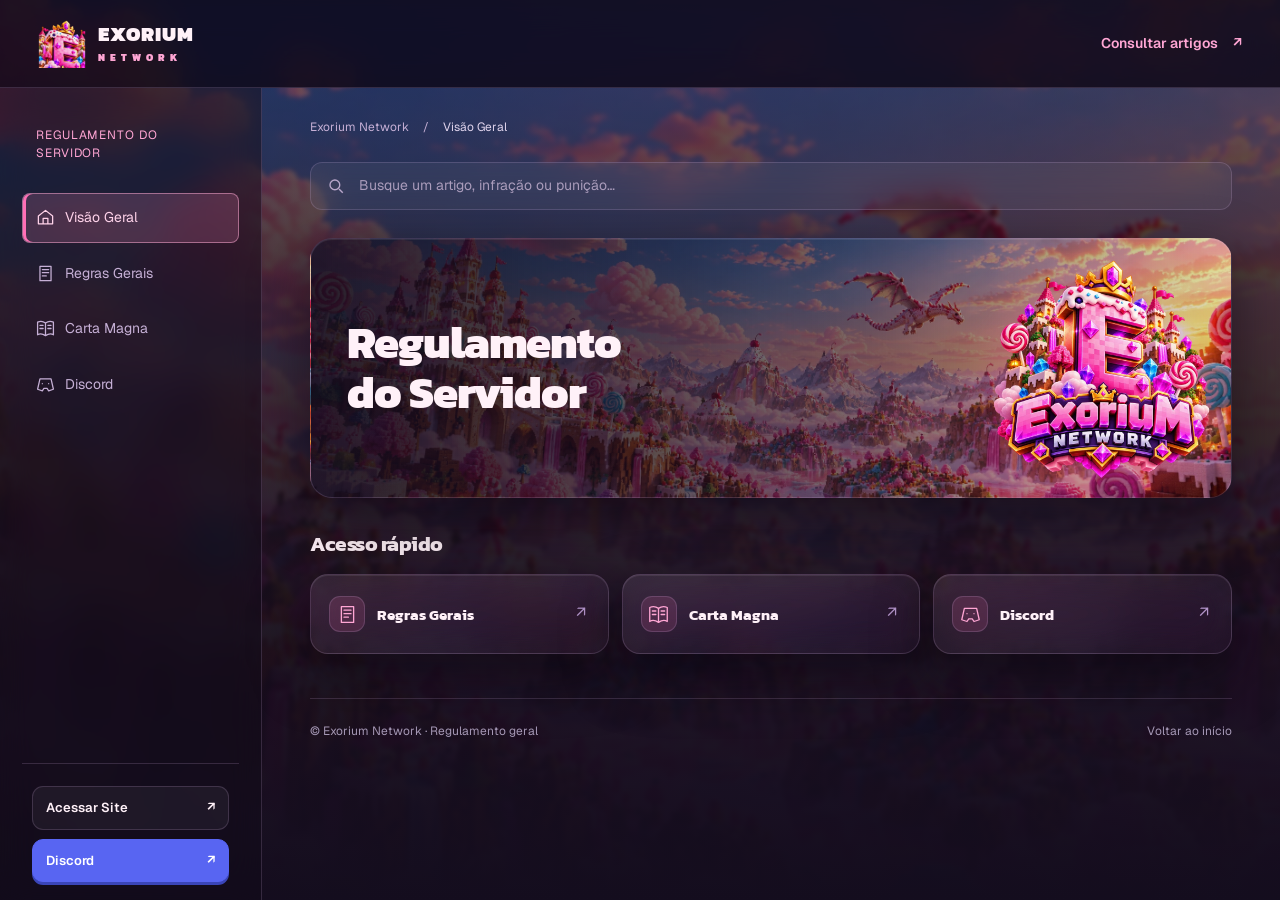
<file: index.html>
<!doctype html>
<html lang="pt-BR">
<head>
<meta charset="utf-8"><meta name="viewport" content="width=device-width,initial-scale=1"><meta name="theme-color" content="#100c1b">
<title>Regulamento do Servidor · Exorium Network</title>
<meta name="description" content="Regras da Exorium Network. Consulte normas de convivência, jogabilidade, punições, reincidências e recursos em um só lugar.">
<link rel="icon" type="image/webp" href="logo-mark.webp"><link rel="preconnect" href="https://fonts.googleapis.com"><link rel="preconnect" href="https://fonts.gstatic.com" crossorigin><link href="https://fonts.googleapis.com/css2?family=Kanit:wght@500;600;700&family=Geist:wght@300;400;500;600;700&display=swap" rel="stylesheet"><link rel="stylesheet" href="style.css?v=20261014e">
<script defer src="data.js?v=20261014e"></script><script defer src="app.js?v=20261014e"></script>
</head>
<body>
<a class="skip" href="#main">Ir para as regras</a>
<header class="topbar"><a class="brand" href="#inicio"><img src="logo-mark.webp" width="48" height="48" alt=""><span>EXORIUM<small>NETWORK</small></span></a><button id="menu" aria-expanded="false" aria-controls="sidebar">Menu</button><a class="header-action" href="#carta-magna">Consultar artigos <span>↗</span></a></header>
<div class="layout">
<aside id="sidebar"><div class="side-heading">Regulamento do Servidor</div><nav id="nav" aria-label="Categorias de regras"></nav><div class="side-note"><div class="community-links"><a href="https://exoriumnetwork.com.br/" target="_blank" rel="noopener noreferrer">Acessar Site <span aria-hidden="true">↗</span></a><a class="discord-button" href="https://discord.com/invite/dc6mHJzT3W" target="_blank" rel="noopener noreferrer">Discord <span aria-hidden="true">↗</span></a></div></div></aside>
<main id="main" tabindex="-1">
<div class="breadcrumb"><span>Exorium Network</span><span>/</span><span id="crumb">Visão geral</span></div>
<div class="searchbox"><svg viewBox="0 0 24 24" aria-hidden="true"><circle cx="10.5" cy="10.5" r="6.5"/><path d="m16 16 5 5"/></svg><label class="sr-only" for="search">Buscar em todas as regras</label><input id="search" type="search" placeholder="Busque um artigo, infração ou punição…" autocomplete="off"></div>
<div id="content"></div>
<footer><span>© Exorium Network · Regulamento geral</span><a href="#inicio">Voltar ao início</a></footer>
</main></div>
<noscript><div class="noscript">Ative o JavaScript para navegar nas categorias. Você também pode consultar o <a href="regulamento.html">regulamento completo em texto</a>.</div></noscript>
</body></html>
</file>
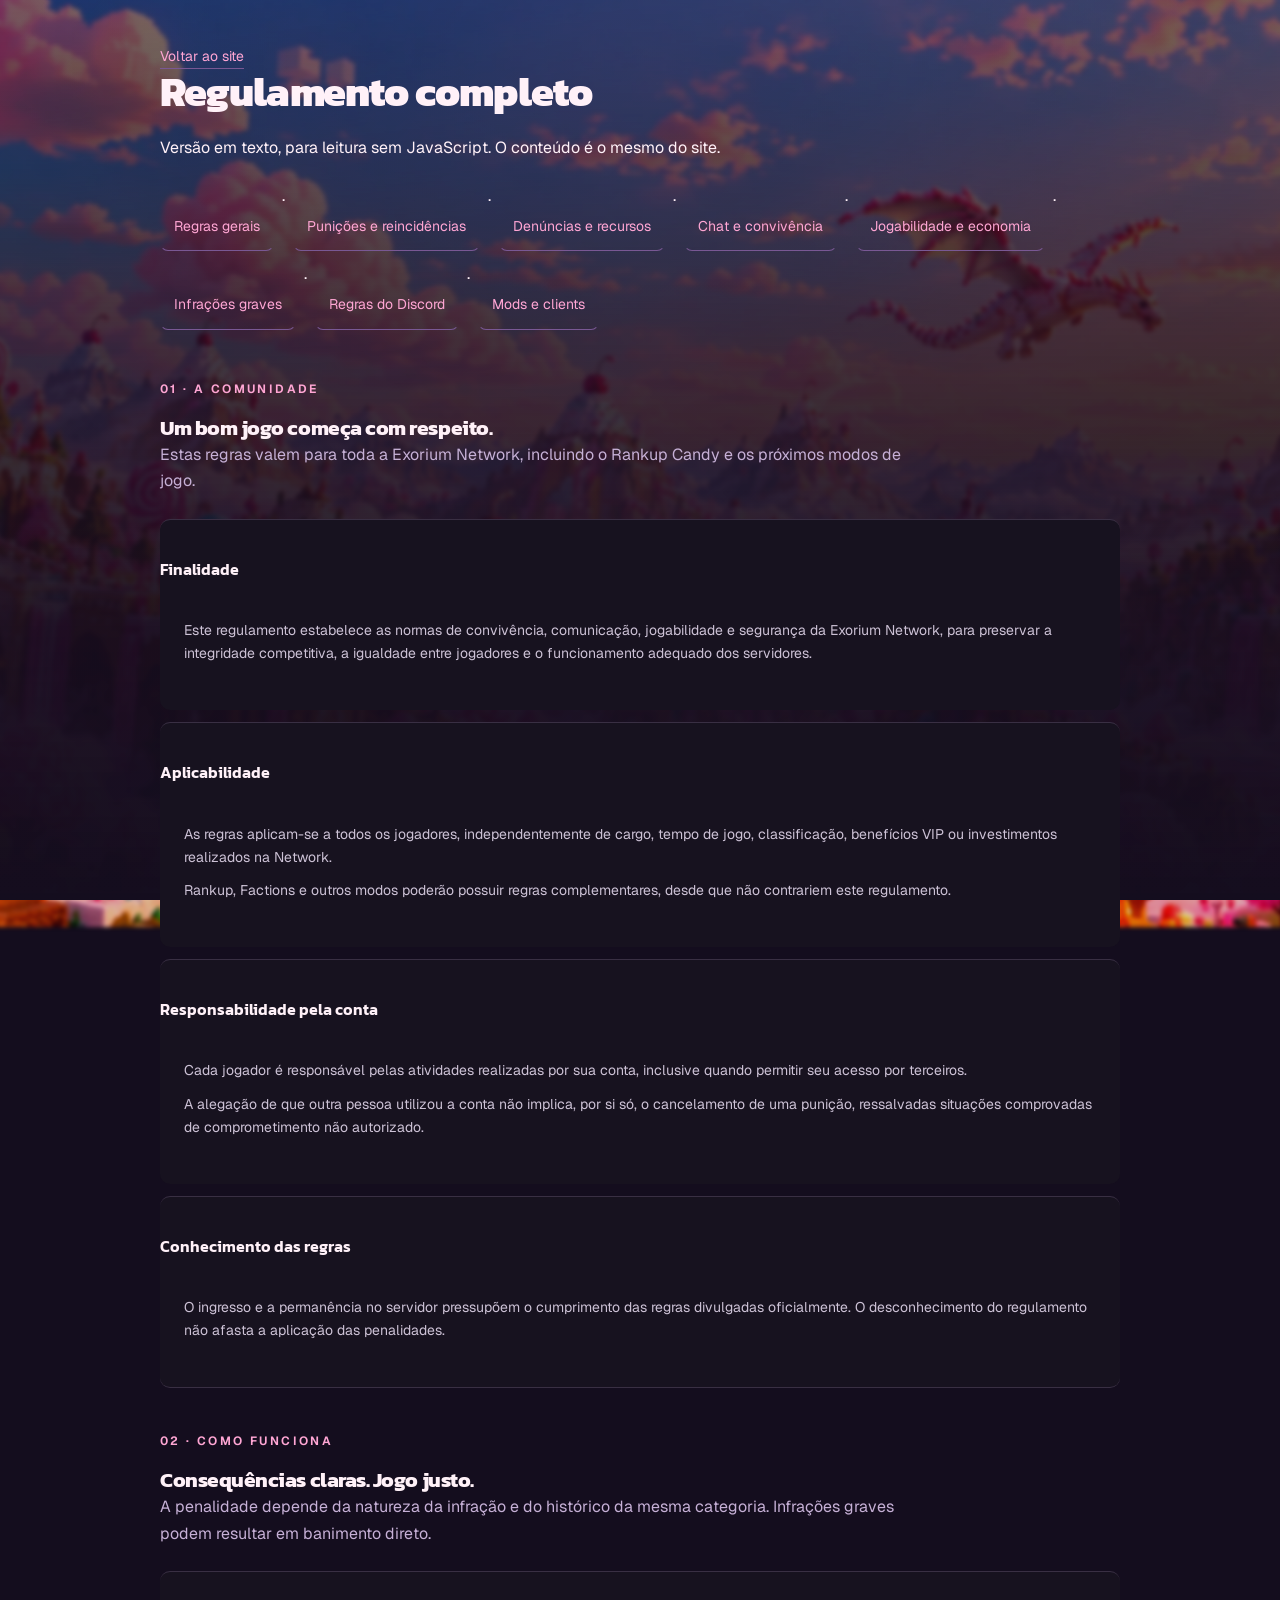
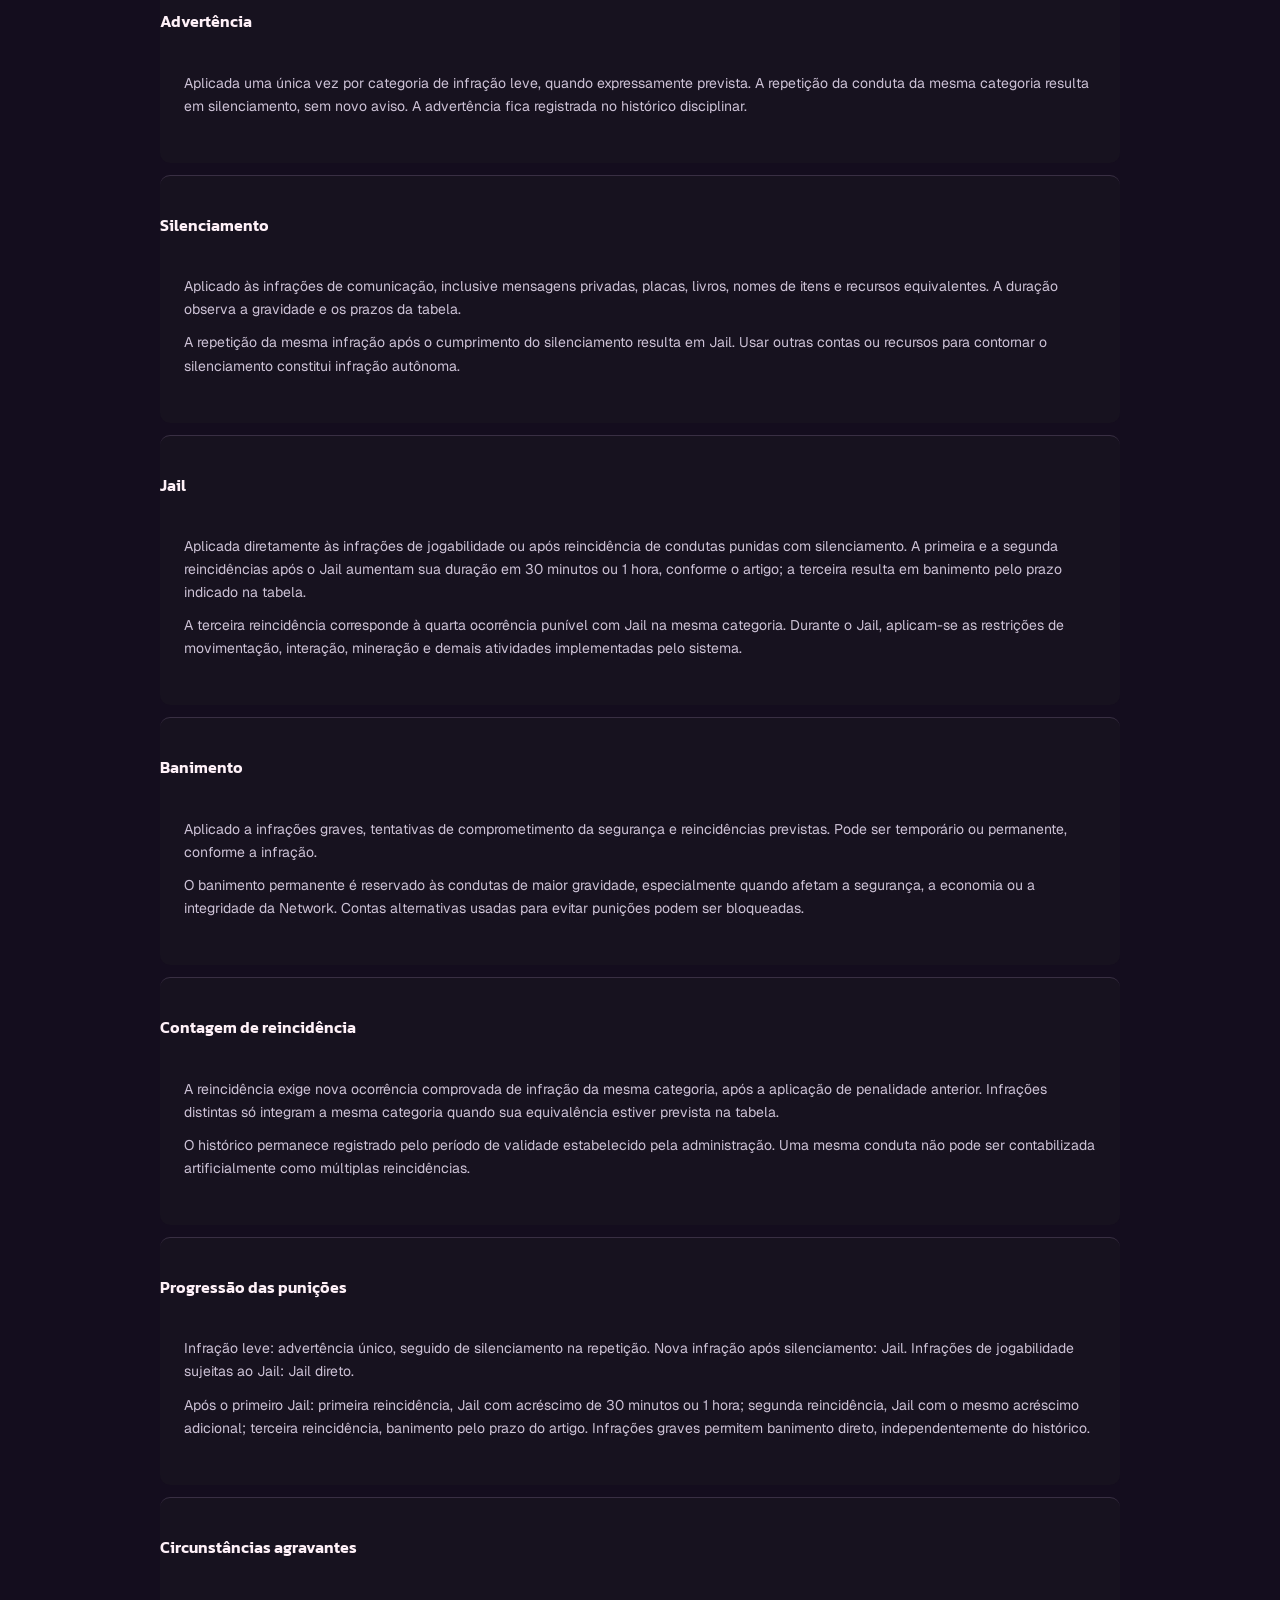
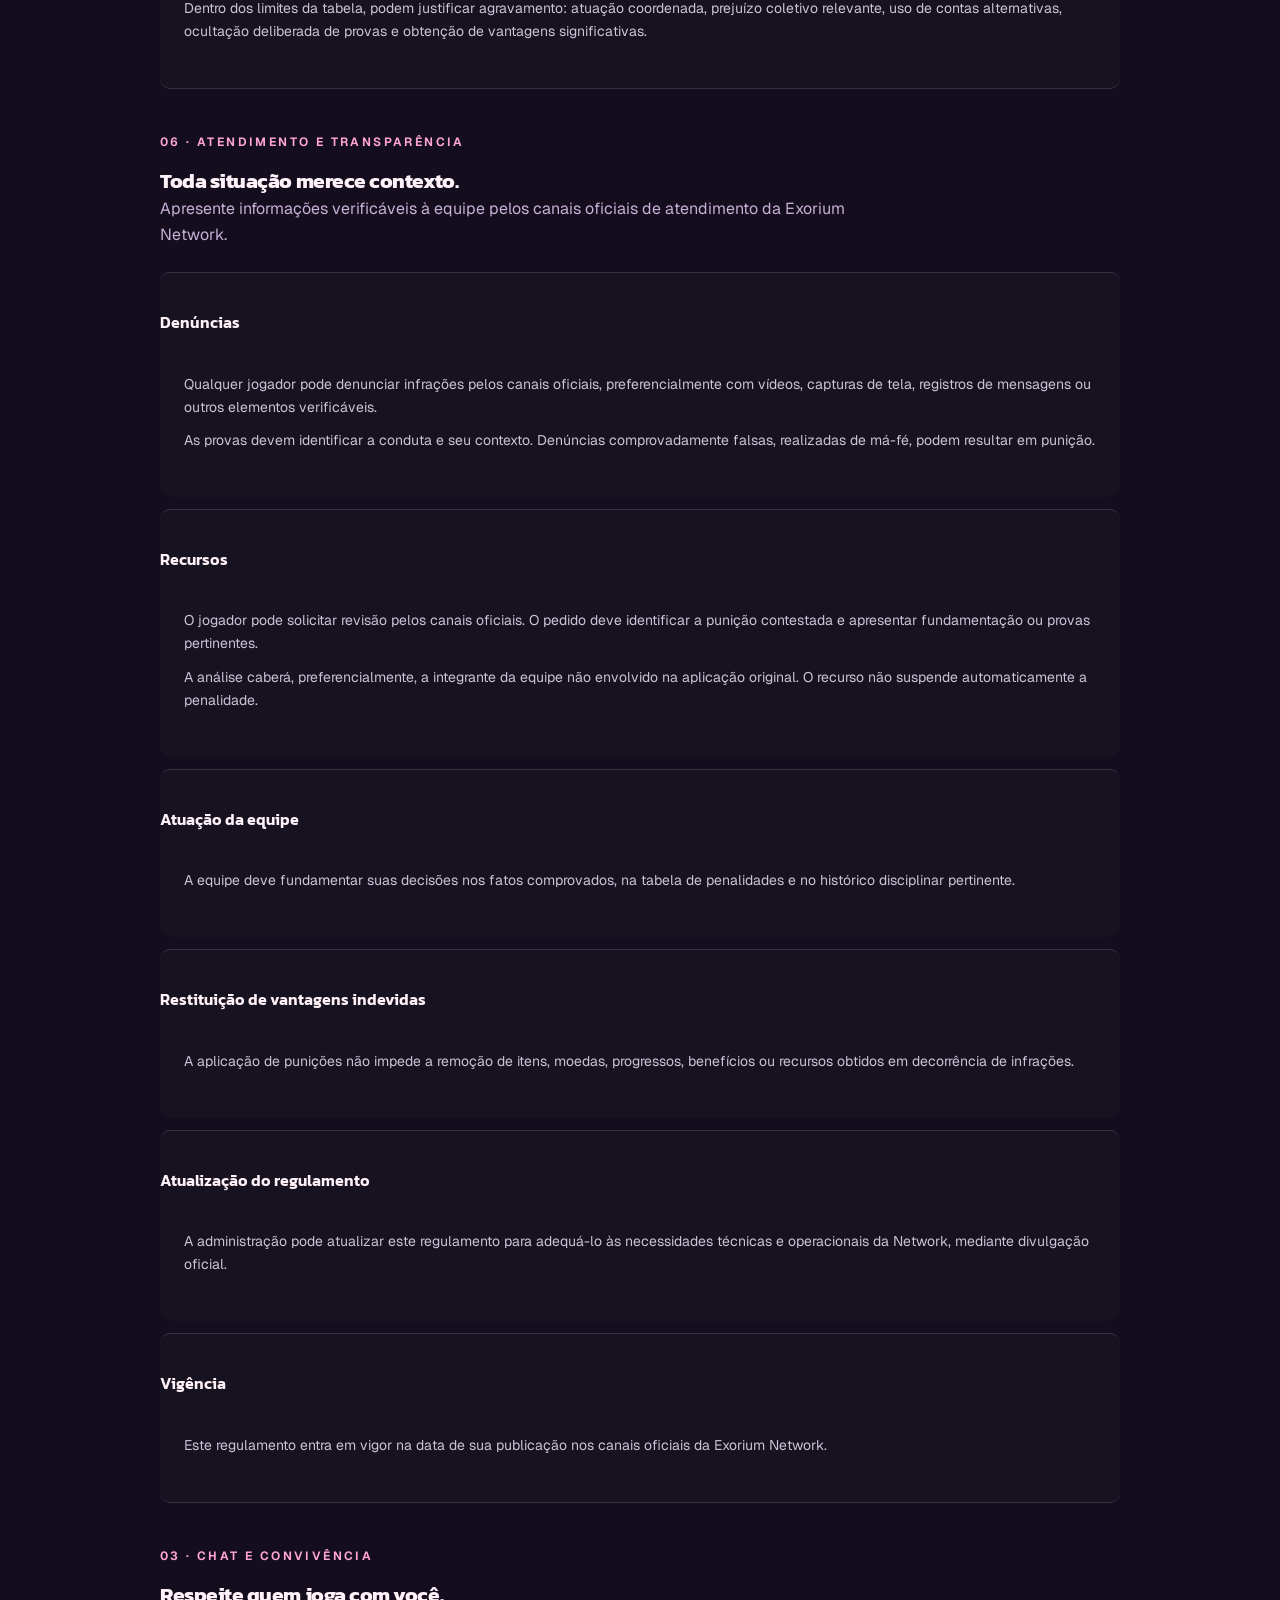
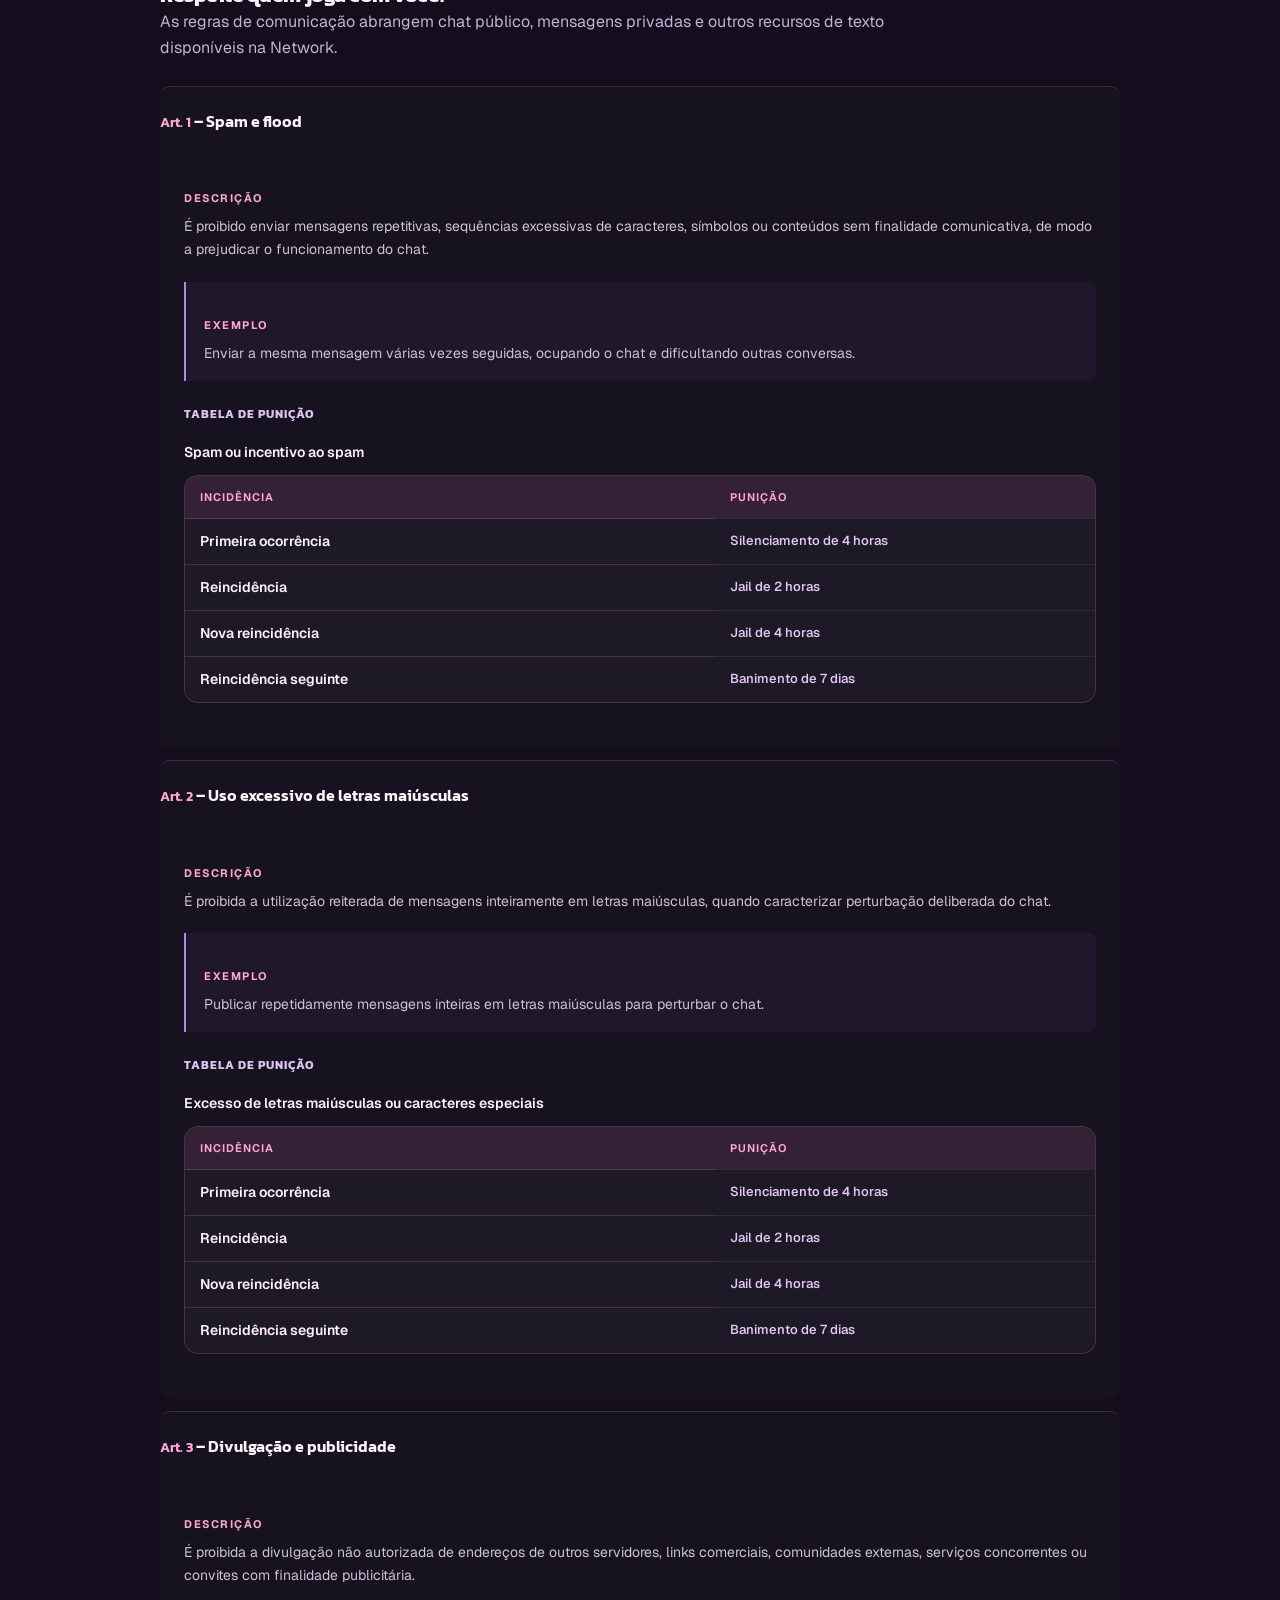
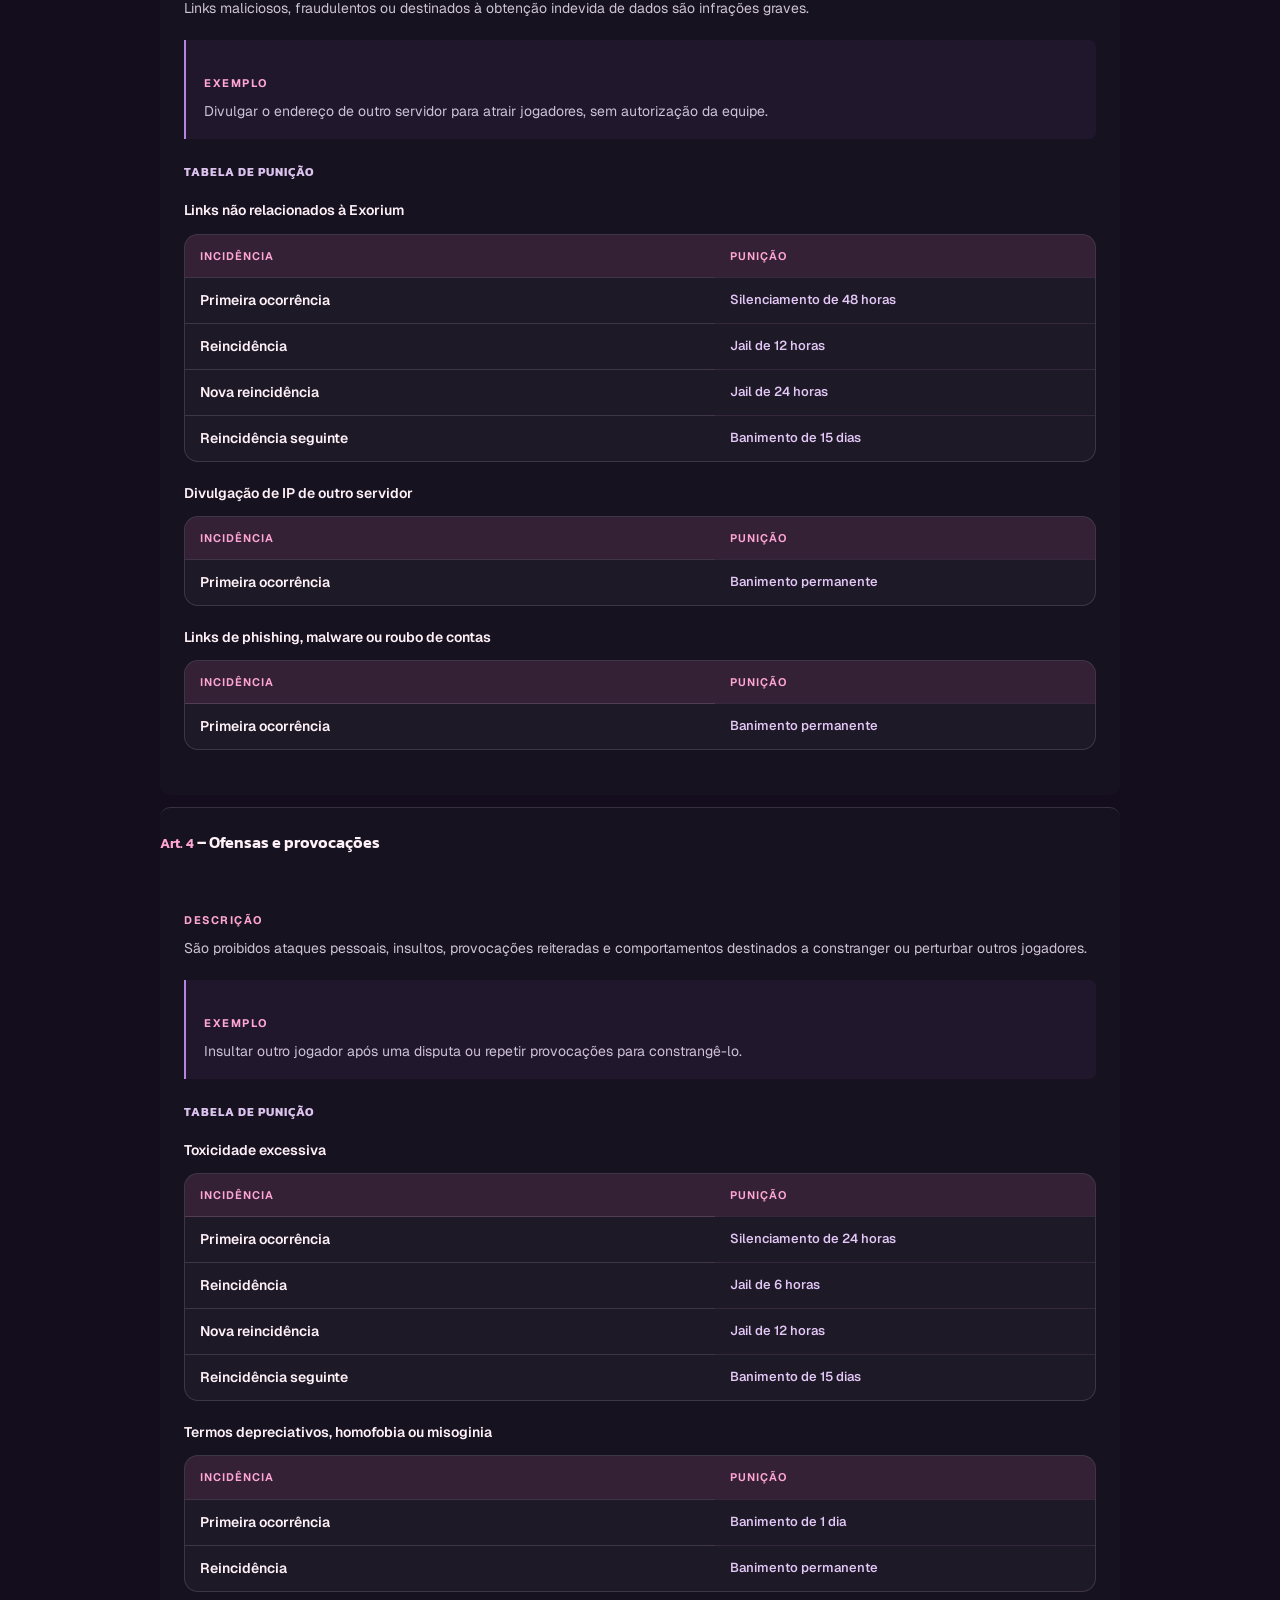
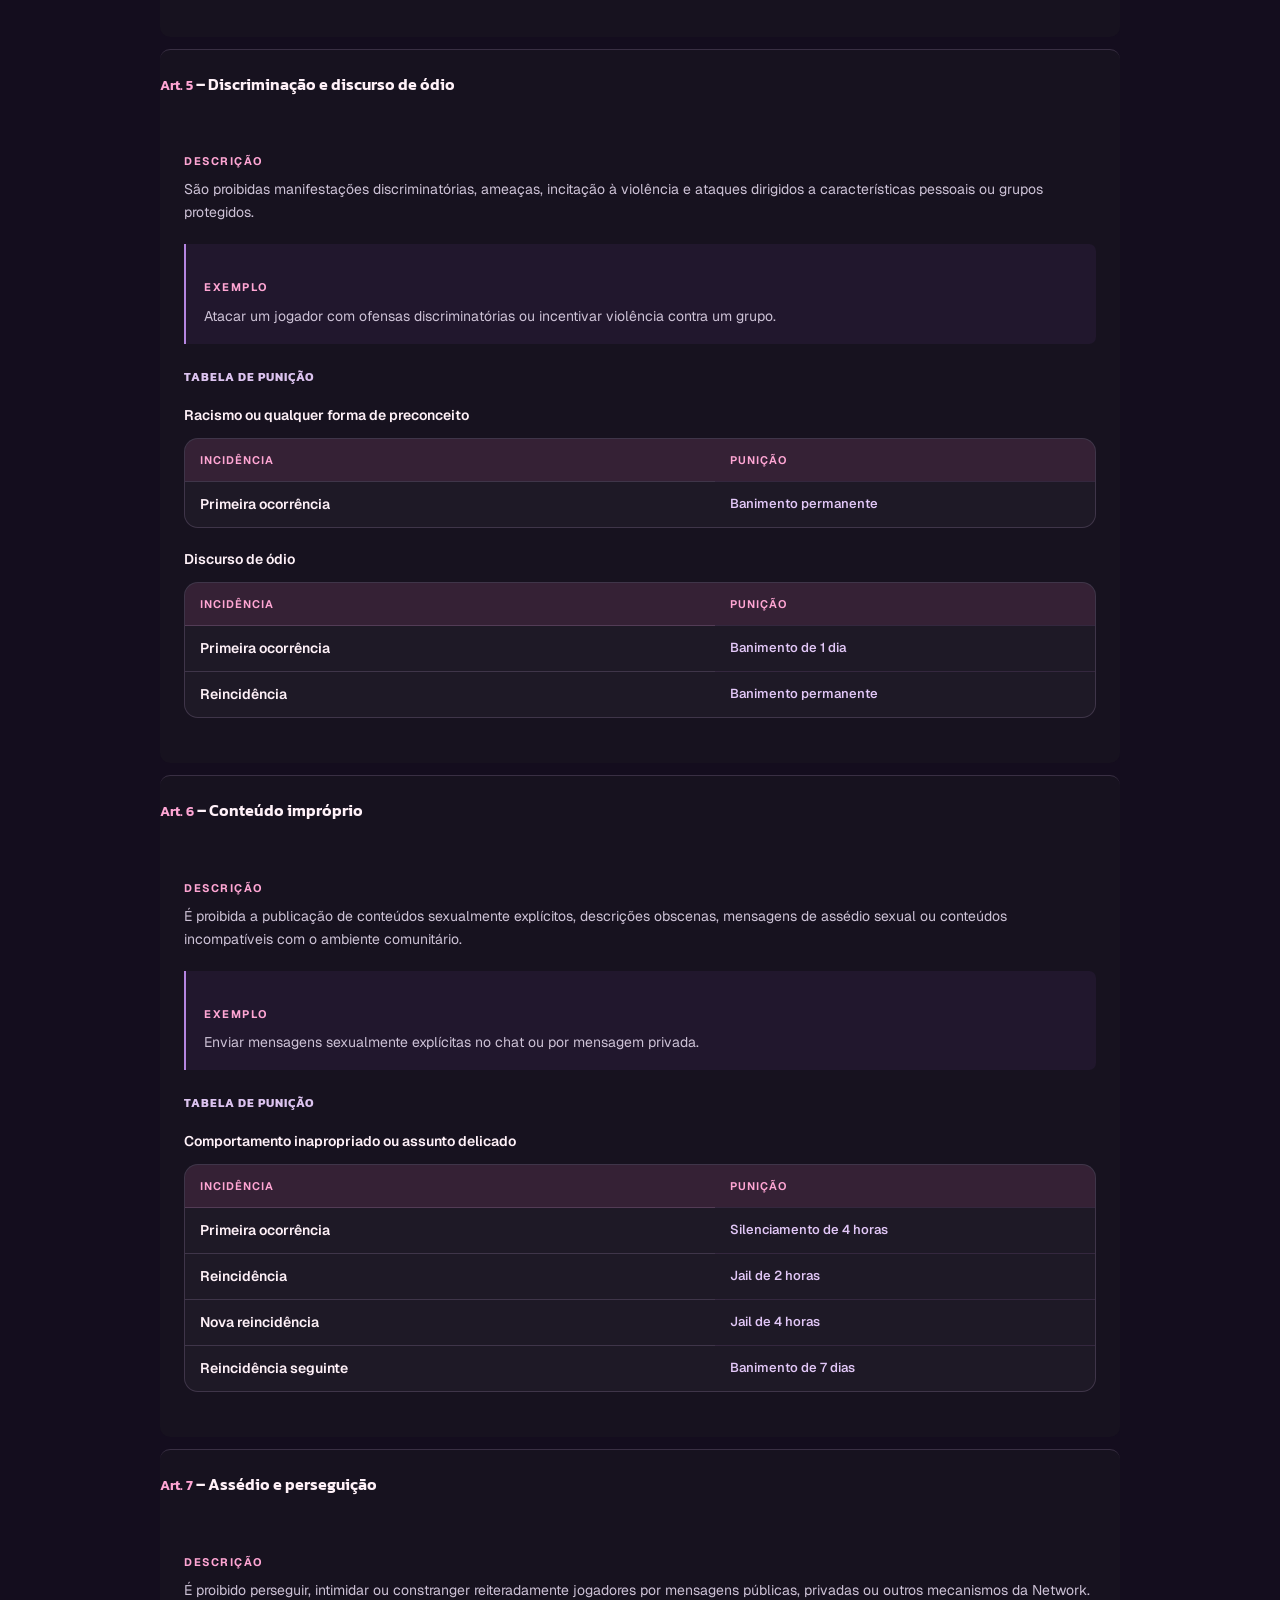
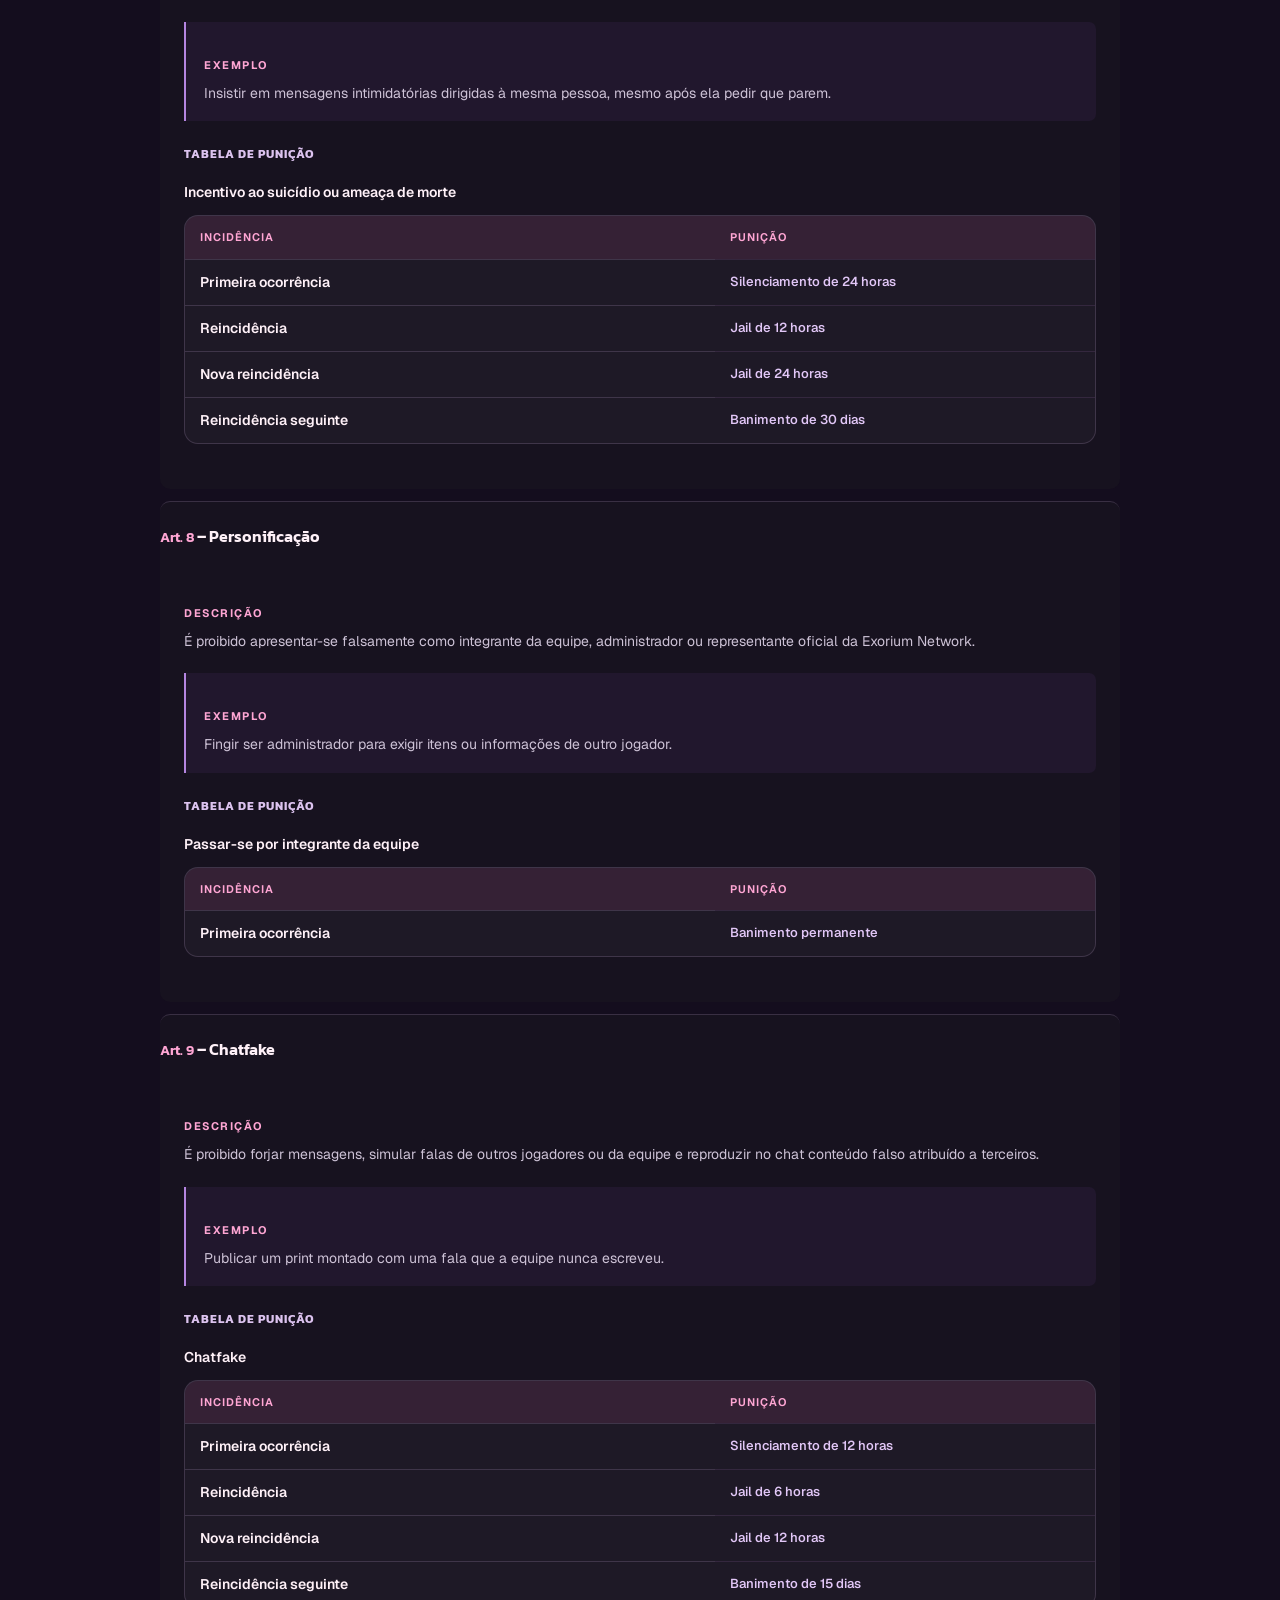
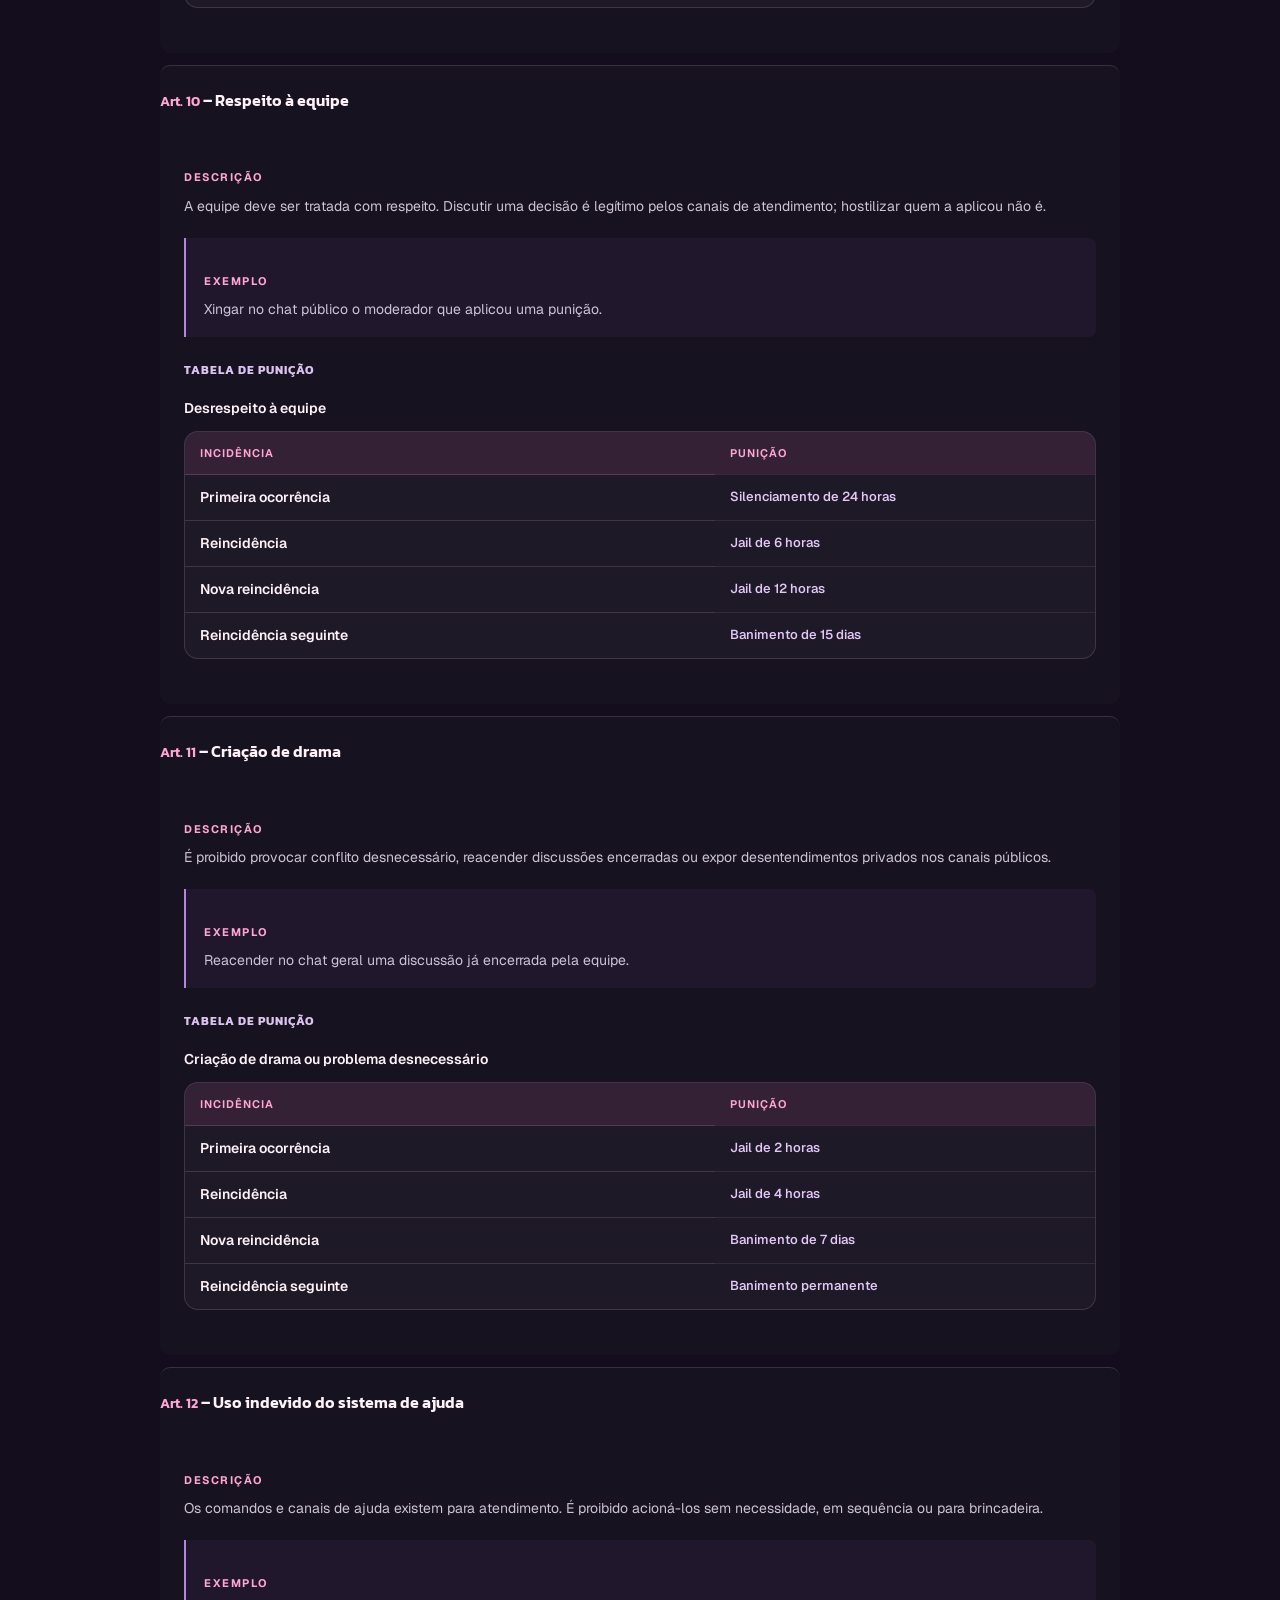
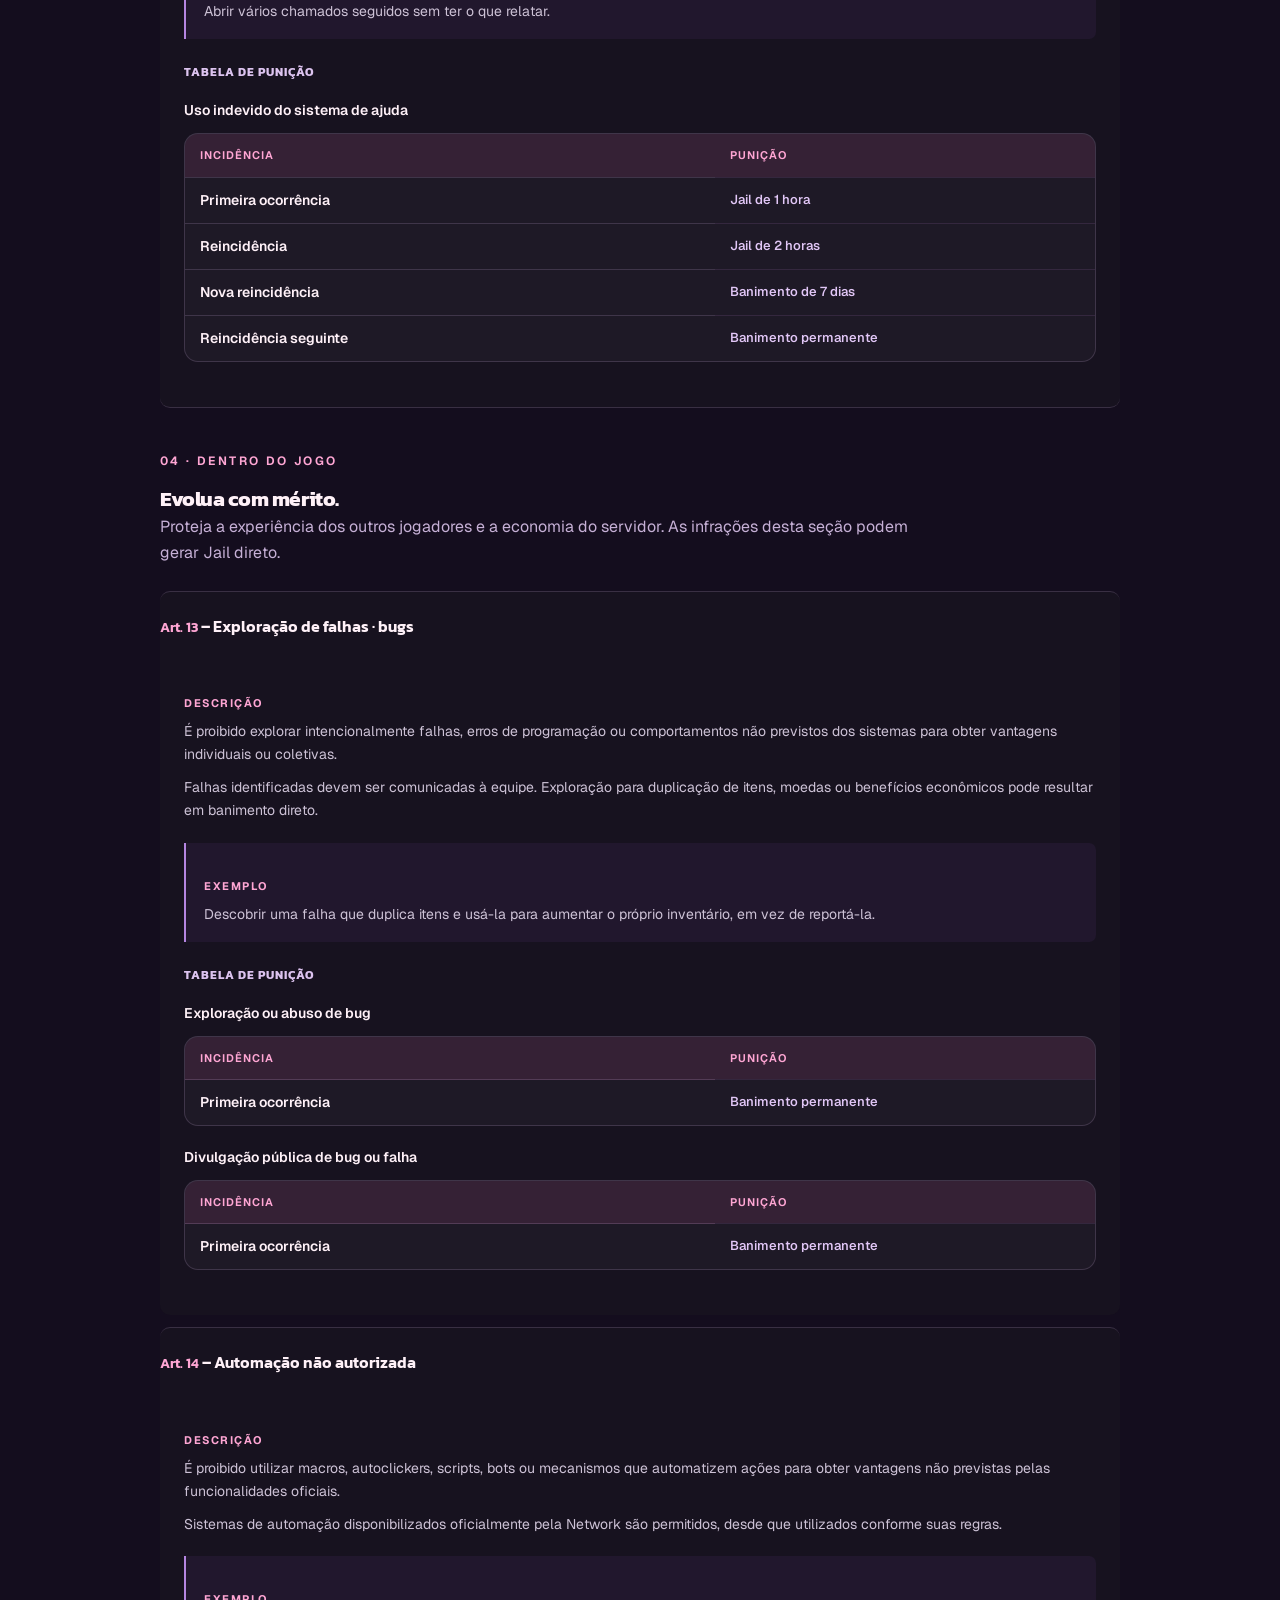
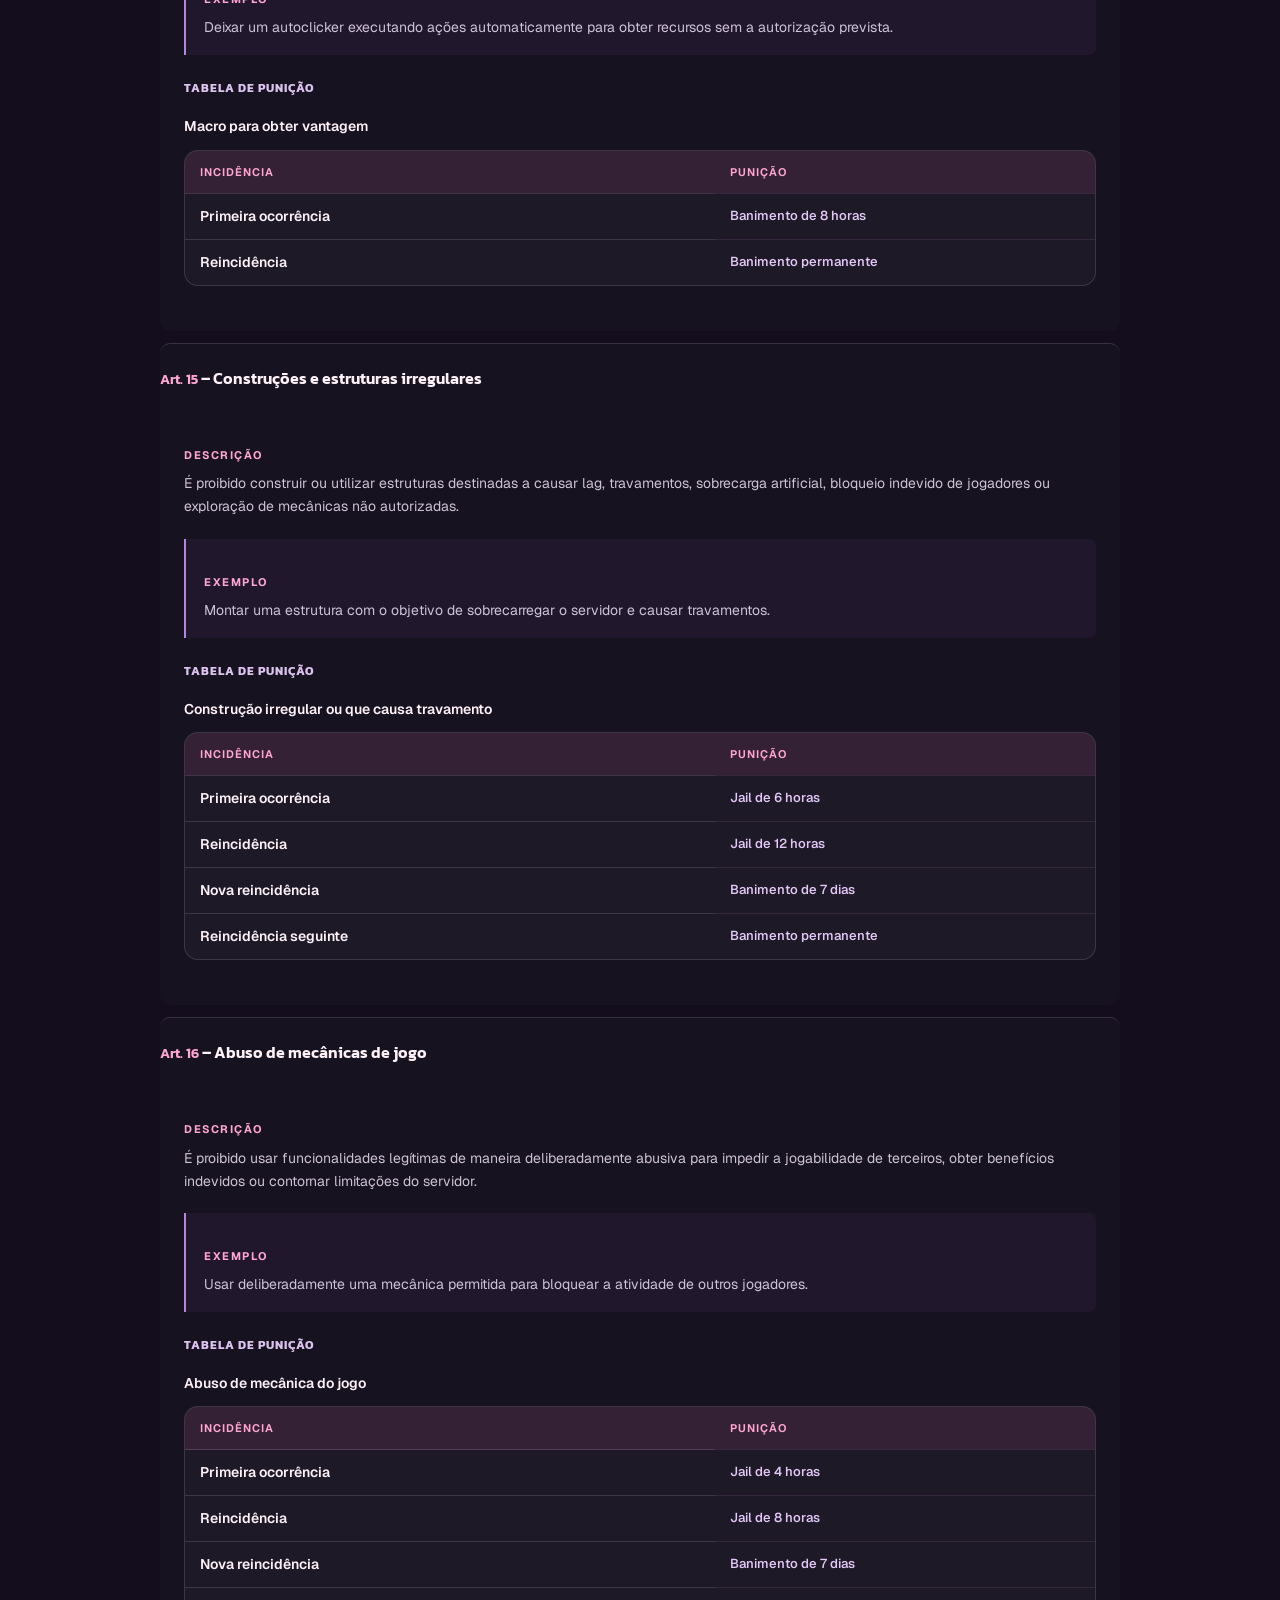
<file: regulamento.html>
<!doctype html><html lang="pt-BR"><head><meta charset="utf-8"><meta name="viewport" content="width=device-width,initial-scale=1"><title>Regulamento completo · Exorium Network</title><meta name="description" content="Regulamento completo da Exorium Network em texto, sem JavaScript."><link rel="icon" href="logo-mark.webp"><link rel="preconnect" href="https://fonts.googleapis.com"><link rel="preconnect" href="https://fonts.gstatic.com" crossorigin><link href="https://fonts.googleapis.com/css2?family=Kanit:wght@500;600;700&family=Geist:wght@300;400;500;600;700&display=swap" rel="stylesheet"><link rel="stylesheet" href="style.css"><style>main{max-width:1000px;margin:auto;padding:30px 20px 60px}.fallback-nav{display:flex;flex-wrap:wrap;gap:8px;margin:25px 0}.fallback-section{margin-top:44px;scroll-margin-top:20px}.rule{border:0;padding:22px 0;border-top:1px solid var(--line)}.rule-heading{font-size:17px;margin:0 0 14px}.rule-body h4{font-size:11px;letter-spacing:.14em;text-transform:uppercase;color:var(--ex-candy-soft);margin:18px 0 8px}.penalty-section h4{color:var(--text);font-size:14px;letter-spacing:0;text-transform:none}.allowed-grid{display:grid;grid-template-columns:1fr 1fr;gap:20px;margin-top:20px}@media(max-width:760px){.allowed-grid{grid-template-columns:1fr}}</style></head><body><main><a class="text-link" href="index.html">Voltar ao site</a><h1>Regulamento completo</h1><p>Versão em texto, para leitura sem JavaScript. O conteúdo é o mesmo do site.</p><nav class="fallback-nav" aria-label="Seções do regulamento"><a class="text-link" href="#gerais">Regras gerais</a> · <a class="text-link" href="#punicoes">Punições e reincidências</a> · <a class="text-link" href="#recursos">Denúncias e recursos</a> · <a class="text-link" href="#comunicacao">Chat e convivência</a> · <a class="text-link" href="#jogabilidade">Jogabilidade e economia</a> · <a class="text-link" href="#graves">Infrações graves</a> · <a class="text-link" href="#discord">Regras do Discord</a> · <a class="text-link" href="#permitidos">Mods e clients</a></nav><section class="fallback-section" id="gerais"><div class="page-intro"><p class="eyebrow">01 · A comunidade</p><h2>Um bom jogo começa com respeito.</h2><p>Estas regras valem para toda a Exorium Network, incluindo o Rankup Candy e os próximos modos de jogo.</p></div><section class="rule policy-rule" id="art-1"><h3 class="rule-title">Finalidade</h3><div class="rule-body"><p>Este regulamento estabelece as normas de convivência, comunicação, jogabilidade e segurança da Exorium Network, para preservar a integridade competitiva, a igualdade entre jogadores e o funcionamento adequado dos servidores.</p></div></section><section class="rule policy-rule" id="art-2"><h3 class="rule-title">Aplicabilidade</h3><div class="rule-body"><p>As regras aplicam-se a todos os jogadores, independentemente de cargo, tempo de jogo, classificação, benefícios VIP ou investimentos realizados na Network.</p><p>Rankup, Factions e outros modos poderão possuir regras complementares, desde que não contrariem este regulamento.</p></div></section><section class="rule policy-rule" id="art-3"><h3 class="rule-title">Responsabilidade pela conta</h3><div class="rule-body"><p>Cada jogador é responsável pelas atividades realizadas por sua conta, inclusive quando permitir seu acesso por terceiros.</p><p>A alegação de que outra pessoa utilizou a conta não implica, por si só, o cancelamento de uma punição, ressalvadas situações comprovadas de comprometimento não autorizado.</p></div></section><section class="rule policy-rule" id="art-4"><h3 class="rule-title">Conhecimento das regras</h3><div class="rule-body"><p>O ingresso e a permanência no servidor pressupõem o cumprimento das regras divulgadas oficialmente. O desconhecimento do regulamento não afasta a aplicação das penalidades.</p></div></section></section><section class="fallback-section" id="punicoes"><div class="page-intro"><p class="eyebrow">02 · Como funciona</p><h2>Consequências claras. Jogo justo.</h2><p>A penalidade depende da natureza da infração e do histórico da mesma categoria. Infrações graves podem resultar em banimento direto.</p></div><section class="rule policy-rule" id="art-5"><h3 class="rule-title">Advertência</h3><div class="rule-body"><p>Aplicada uma única vez por categoria de infração leve, quando expressamente prevista. A repetição da conduta da mesma categoria resulta em silenciamento, sem novo aviso. A advertência fica registrada no histórico disciplinar.</p></div></section><section class="rule policy-rule" id="art-6"><h3 class="rule-title">Silenciamento</h3><div class="rule-body"><p>Aplicado às infrações de comunicação, inclusive mensagens privadas, placas, livros, nomes de itens e recursos equivalentes. A duração observa a gravidade e os prazos da tabela.</p><p>A repetição da mesma infração após o cumprimento do silenciamento resulta em Jail. Usar outras contas ou recursos para contornar o silenciamento constitui infração autônoma.</p></div></section><section class="rule policy-rule" id="art-7"><h3 class="rule-title">Jail</h3><div class="rule-body"><p>Aplicada diretamente às infrações de jogabilidade ou após reincidência de condutas punidas com silenciamento. A primeira e a segunda reincidências após o Jail aumentam sua duração em 30 minutos ou 1 hora, conforme o artigo; a terceira resulta em banimento pelo prazo indicado na tabela.</p><p>A terceira reincidência corresponde à quarta ocorrência punível com Jail na mesma categoria. Durante o Jail, aplicam-se as restrições de movimentação, interação, mineração e demais atividades implementadas pelo sistema.</p></div></section><section class="rule policy-rule" id="art-8"><h3 class="rule-title">Banimento</h3><div class="rule-body"><p>Aplicado a infrações graves, tentativas de comprometimento da segurança e reincidências previstas. Pode ser temporário ou permanente, conforme a infração.</p><p>O banimento permanente é reservado às condutas de maior gravidade, especialmente quando afetam a segurança, a economia ou a integridade da Network. Contas alternativas usadas para evitar punições podem ser bloqueadas.</p></div></section><section class="rule policy-rule" id="art-29"><h3 class="rule-title">Contagem de reincidência</h3><div class="rule-body"><p>A reincidência exige nova ocorrência comprovada de infração da mesma categoria, após a aplicação de penalidade anterior. Infrações distintas só integram a mesma categoria quando sua equivalência estiver prevista na tabela.</p><p>O histórico permanece registrado pelo período de validade estabelecido pela administração. Uma mesma conduta não pode ser contabilizada artificialmente como múltiplas reincidências.</p></div></section><section class="rule policy-rule" id="art-30"><h3 class="rule-title">Progressão das punições</h3><div class="rule-body"><p>Infração leve: advertência único, seguido de silenciamento na repetição. Nova infração após silenciamento: Jail. Infrações de jogabilidade sujeitas ao Jail: Jail direto.</p><p>Após o primeiro Jail: primeira reincidência, Jail com acréscimo de 30 minutos ou 1 hora; segunda reincidência, Jail com o mesmo acréscimo adicional; terceira reincidência, banimento pelo prazo do artigo. Infrações graves permitem banimento direto, independentemente do histórico.</p></div></section><section class="rule policy-rule" id="art-31"><h3 class="rule-title">Circunstâncias agravantes</h3><div class="rule-body"><p>Dentro dos limites da tabela, podem justificar agravamento: atuação coordenada, prejuízo coletivo relevante, uso de contas alternativas, ocultação deliberada de provas e obtenção de vantagens significativas.</p></div></section></section><section class="fallback-section" id="recursos"><div class="page-intro"><p class="eyebrow">06 · Atendimento e transparência</p><h2>Toda situação merece contexto.</h2><p>Apresente informações verificáveis à equipe pelos canais oficiais de atendimento da Exorium Network.</p></div><section class="rule policy-rule" id="art-32"><h3 class="rule-title">Denúncias</h3><div class="rule-body"><p>Qualquer jogador pode denunciar infrações pelos canais oficiais, preferencialmente com vídeos, capturas de tela, registros de mensagens ou outros elementos verificáveis.</p><p>As provas devem identificar a conduta e seu contexto. Denúncias comprovadamente falsas, realizadas de má-fé, podem resultar em punição.</p></div></section><section class="rule policy-rule" id="art-33"><h3 class="rule-title">Recursos</h3><div class="rule-body"><p>O jogador pode solicitar revisão pelos canais oficiais. O pedido deve identificar a punição contestada e apresentar fundamentação ou provas pertinentes.</p><p>A análise caberá, preferencialmente, a integrante da equipe não envolvido na aplicação original. O recurso não suspende automaticamente a penalidade.</p></div></section><section class="rule policy-rule" id="art-34"><h3 class="rule-title">Atuação da equipe</h3><div class="rule-body"><p>A equipe deve fundamentar suas decisões nos fatos comprovados, na tabela de penalidades e no histórico disciplinar pertinente.</p></div></section><section class="rule policy-rule" id="art-35"><h3 class="rule-title">Restituição de vantagens indevidas</h3><div class="rule-body"><p>A aplicação de punições não impede a remoção de itens, moedas, progressos, benefícios ou recursos obtidos em decorrência de infrações.</p></div></section><section class="rule policy-rule" id="art-36"><h3 class="rule-title">Atualização do regulamento</h3><div class="rule-body"><p>A administração pode atualizar este regulamento para adequá-lo às necessidades técnicas e operacionais da Network, mediante divulgação oficial.</p></div></section><section class="rule policy-rule" id="art-37"><h3 class="rule-title">Vigência</h3><div class="rule-body"><p>Este regulamento entra em vigor na data de sua publicação nos canais oficiais da Exorium Network.</p></div></section></section><section class="fallback-section" id="comunicacao"><div class="page-intro"><p class="eyebrow">03 · Chat e convivência</p><h2>Respeite quem joga com você.</h2><p>As regras de comunicação abrangem chat público, mensagens privadas e outros recursos de texto disponíveis na Network.</p></div><section class="rule" id="art-9"><h3 class="rule-heading"><span class="art">Art. 1</span> – <span class="rule-title">Spam e flood</span></h3><div class="rule-body"><section class="article-description"><h4>Descrição</h4><p>É proibido enviar mensagens repetitivas, sequências excessivas de caracteres, símbolos ou conteúdos sem finalidade comunicativa, de modo a prejudicar o funcionamento do chat.</p></section><section class="example"><h4>Exemplo</h4><p>Enviar a mesma mensagem várias vezes seguidas, ocupando o chat e dificultando outras conversas.</p></section><section class="punishment"><h3>Tabela de Punição</h3><div class="penalty-section"><h4>Spam ou incentivo ao spam</h4><div class="table-wrap"><table><thead><tr><th scope="col">Incidência</th><th scope="col">Punição</th></tr></thead><tbody><tr><th scope="row">Primeira ocorrência</th><td>Silenciamento de 4 horas</td></tr><tr><th scope="row">Reincidência</th><td>Jail de 2 horas</td></tr><tr><th scope="row">Nova reincidência</th><td>Jail de 4 horas</td></tr><tr><th scope="row">Reincidência seguinte</th><td>Banimento de 7 dias</td></tr></tbody></table></div></div></section></div></section><section class="rule" id="art-10"><h3 class="rule-heading"><span class="art">Art. 2</span> – <span class="rule-title">Uso excessivo de letras maiúsculas</span></h3><div class="rule-body"><section class="article-description"><h4>Descrição</h4><p>É proibida a utilização reiterada de mensagens inteiramente em letras maiúsculas, quando caracterizar perturbação deliberada do chat.</p></section><section class="example"><h4>Exemplo</h4><p>Publicar repetidamente mensagens inteiras em letras maiúsculas para perturbar o chat.</p></section><section class="punishment"><h3>Tabela de Punição</h3><div class="penalty-section"><h4>Excesso de letras maiúsculas ou caracteres especiais</h4><div class="table-wrap"><table><thead><tr><th scope="col">Incidência</th><th scope="col">Punição</th></tr></thead><tbody><tr><th scope="row">Primeira ocorrência</th><td>Silenciamento de 4 horas</td></tr><tr><th scope="row">Reincidência</th><td>Jail de 2 horas</td></tr><tr><th scope="row">Nova reincidência</th><td>Jail de 4 horas</td></tr><tr><th scope="row">Reincidência seguinte</th><td>Banimento de 7 dias</td></tr></tbody></table></div></div></section></div></section><section class="rule" id="art-11"><h3 class="rule-heading"><span class="art">Art. 3</span> – <span class="rule-title">Divulgação e publicidade</span></h3><div class="rule-body"><section class="article-description"><h4>Descrição</h4><p>É proibida a divulgação não autorizada de endereços de outros servidores, links comerciais, comunidades externas, serviços concorrentes ou convites com finalidade publicitária.</p><p>Links maliciosos, fraudulentos ou destinados à obtenção indevida de dados são infrações graves.</p></section><section class="example"><h4>Exemplo</h4><p>Divulgar o endereço de outro servidor para atrair jogadores, sem autorização da equipe.</p></section><section class="punishment"><h3>Tabela de Punição</h3><div class="penalty-section"><h4>Links não relacionados à Exorium</h4><div class="table-wrap"><table><thead><tr><th scope="col">Incidência</th><th scope="col">Punição</th></tr></thead><tbody><tr><th scope="row">Primeira ocorrência</th><td>Silenciamento de 48 horas</td></tr><tr><th scope="row">Reincidência</th><td>Jail de 12 horas</td></tr><tr><th scope="row">Nova reincidência</th><td>Jail de 24 horas</td></tr><tr><th scope="row">Reincidência seguinte</th><td>Banimento de 15 dias</td></tr></tbody></table></div></div><div class="penalty-section"><h4>Divulgação de IP de outro servidor</h4><div class="table-wrap"><table><thead><tr><th scope="col">Incidência</th><th scope="col">Punição</th></tr></thead><tbody><tr><th scope="row">Primeira ocorrência</th><td>Banimento permanente</td></tr></tbody></table></div></div><div class="penalty-section"><h4>Links de phishing, malware ou roubo de contas</h4><div class="table-wrap"><table><thead><tr><th scope="col">Incidência</th><th scope="col">Punição</th></tr></thead><tbody><tr><th scope="row">Primeira ocorrência</th><td>Banimento permanente</td></tr></tbody></table></div></div></section></div></section><section class="rule" id="art-12"><h3 class="rule-heading"><span class="art">Art. 4</span> – <span class="rule-title">Ofensas e provocações</span></h3><div class="rule-body"><section class="article-description"><h4>Descrição</h4><p>São proibidos ataques pessoais, insultos, provocações reiteradas e comportamentos destinados a constranger ou perturbar outros jogadores.</p></section><section class="example"><h4>Exemplo</h4><p>Insultar outro jogador após uma disputa ou repetir provocações para constrangê-lo.</p></section><section class="punishment"><h3>Tabela de Punição</h3><div class="penalty-section"><h4>Toxicidade excessiva</h4><div class="table-wrap"><table><thead><tr><th scope="col">Incidência</th><th scope="col">Punição</th></tr></thead><tbody><tr><th scope="row">Primeira ocorrência</th><td>Silenciamento de 24 horas</td></tr><tr><th scope="row">Reincidência</th><td>Jail de 6 horas</td></tr><tr><th scope="row">Nova reincidência</th><td>Jail de 12 horas</td></tr><tr><th scope="row">Reincidência seguinte</th><td>Banimento de 15 dias</td></tr></tbody></table></div></div><div class="penalty-section"><h4>Termos depreciativos, homofobia ou misoginia</h4><div class="table-wrap"><table><thead><tr><th scope="col">Incidência</th><th scope="col">Punição</th></tr></thead><tbody><tr><th scope="row">Primeira ocorrência</th><td>Banimento de 1 dia</td></tr><tr><th scope="row">Reincidência</th><td>Banimento permanente</td></tr></tbody></table></div></div></section></div></section><section class="rule" id="art-13"><h3 class="rule-heading"><span class="art">Art. 5</span> – <span class="rule-title">Discriminação e discurso de ódio</span></h3><div class="rule-body"><section class="article-description"><h4>Descrição</h4><p>São proibidas manifestações discriminatórias, ameaças, incitação à violência e ataques dirigidos a características pessoais ou grupos protegidos.</p></section><section class="example"><h4>Exemplo</h4><p>Atacar um jogador com ofensas discriminatórias ou incentivar violência contra um grupo.</p></section><section class="punishment"><h3>Tabela de Punição</h3><div class="penalty-section"><h4>Racismo ou qualquer forma de preconceito</h4><div class="table-wrap"><table><thead><tr><th scope="col">Incidência</th><th scope="col">Punição</th></tr></thead><tbody><tr><th scope="row">Primeira ocorrência</th><td>Banimento permanente</td></tr></tbody></table></div></div><div class="penalty-section"><h4>Discurso de ódio</h4><div class="table-wrap"><table><thead><tr><th scope="col">Incidência</th><th scope="col">Punição</th></tr></thead><tbody><tr><th scope="row">Primeira ocorrência</th><td>Banimento de 1 dia</td></tr><tr><th scope="row">Reincidência</th><td>Banimento permanente</td></tr></tbody></table></div></div></section></div></section><section class="rule" id="art-14"><h3 class="rule-heading"><span class="art">Art. 6</span> – <span class="rule-title">Conteúdo impróprio</span></h3><div class="rule-body"><section class="article-description"><h4>Descrição</h4><p>É proibida a publicação de conteúdos sexualmente explícitos, descrições obscenas, mensagens de assédio sexual ou conteúdos incompatíveis com o ambiente comunitário.</p></section><section class="example"><h4>Exemplo</h4><p>Enviar mensagens sexualmente explícitas no chat ou por mensagem privada.</p></section><section class="punishment"><h3>Tabela de Punição</h3><div class="penalty-section"><h4>Comportamento inapropriado ou assunto delicado</h4><div class="table-wrap"><table><thead><tr><th scope="col">Incidência</th><th scope="col">Punição</th></tr></thead><tbody><tr><th scope="row">Primeira ocorrência</th><td>Silenciamento de 4 horas</td></tr><tr><th scope="row">Reincidência</th><td>Jail de 2 horas</td></tr><tr><th scope="row">Nova reincidência</th><td>Jail de 4 horas</td></tr><tr><th scope="row">Reincidência seguinte</th><td>Banimento de 7 dias</td></tr></tbody></table></div></div></section></div></section><section class="rule" id="art-15"><h3 class="rule-heading"><span class="art">Art. 7</span> – <span class="rule-title">Assédio e perseguição</span></h3><div class="rule-body"><section class="article-description"><h4>Descrição</h4><p>É proibido perseguir, intimidar ou constranger reiteradamente jogadores por mensagens públicas, privadas ou outros mecanismos da Network.</p></section><section class="example"><h4>Exemplo</h4><p>Insistir em mensagens intimidatórias dirigidas à mesma pessoa, mesmo após ela pedir que parem.</p></section><section class="punishment"><h3>Tabela de Punição</h3><div class="penalty-section"><h4>Incentivo ao suicídio ou ameaça de morte</h4><div class="table-wrap"><table><thead><tr><th scope="col">Incidência</th><th scope="col">Punição</th></tr></thead><tbody><tr><th scope="row">Primeira ocorrência</th><td>Silenciamento de 24 horas</td></tr><tr><th scope="row">Reincidência</th><td>Jail de 12 horas</td></tr><tr><th scope="row">Nova reincidência</th><td>Jail de 24 horas</td></tr><tr><th scope="row">Reincidência seguinte</th><td>Banimento de 30 dias</td></tr></tbody></table></div></div></section></div></section><section class="rule" id="art-16"><h3 class="rule-heading"><span class="art">Art. 8</span> – <span class="rule-title">Personificação</span></h3><div class="rule-body"><section class="article-description"><h4>Descrição</h4><p>É proibido apresentar-se falsamente como integrante da equipe, administrador ou representante oficial da Exorium Network.</p></section><section class="example"><h4>Exemplo</h4><p>Fingir ser administrador para exigir itens ou informações de outro jogador.</p></section><section class="punishment"><h3>Tabela de Punição</h3><div class="penalty-section"><h4>Passar-se por integrante da equipe</h4><div class="table-wrap"><table><thead><tr><th scope="col">Incidência</th><th scope="col">Punição</th></tr></thead><tbody><tr><th scope="row">Primeira ocorrência</th><td>Banimento permanente</td></tr></tbody></table></div></div></section></div></section><section class="rule" id="art-38"><h3 class="rule-heading"><span class="art">Art. 9</span> – <span class="rule-title">Chatfake</span></h3><div class="rule-body"><section class="article-description"><h4>Descrição</h4><p>É proibido forjar mensagens, simular falas de outros jogadores ou da equipe e reproduzir no chat conteúdo falso atribuído a terceiros.</p></section><section class="example"><h4>Exemplo</h4><p>Publicar um print montado com uma fala que a equipe nunca escreveu.</p></section><section class="punishment"><h3>Tabela de Punição</h3><div class="penalty-section"><h4>Chatfake</h4><div class="table-wrap"><table><thead><tr><th scope="col">Incidência</th><th scope="col">Punição</th></tr></thead><tbody><tr><th scope="row">Primeira ocorrência</th><td>Silenciamento de 12 horas</td></tr><tr><th scope="row">Reincidência</th><td>Jail de 6 horas</td></tr><tr><th scope="row">Nova reincidência</th><td>Jail de 12 horas</td></tr><tr><th scope="row">Reincidência seguinte</th><td>Banimento de 15 dias</td></tr></tbody></table></div></div></section></div></section><section class="rule" id="art-39"><h3 class="rule-heading"><span class="art">Art. 10</span> – <span class="rule-title">Respeito à equipe</span></h3><div class="rule-body"><section class="article-description"><h4>Descrição</h4><p>A equipe deve ser tratada com respeito. Discutir uma decisão é legítimo pelos canais de atendimento; hostilizar quem a aplicou não é.</p></section><section class="example"><h4>Exemplo</h4><p>Xingar no chat público o moderador que aplicou uma punição.</p></section><section class="punishment"><h3>Tabela de Punição</h3><div class="penalty-section"><h4>Desrespeito à equipe</h4><div class="table-wrap"><table><thead><tr><th scope="col">Incidência</th><th scope="col">Punição</th></tr></thead><tbody><tr><th scope="row">Primeira ocorrência</th><td>Silenciamento de 24 horas</td></tr><tr><th scope="row">Reincidência</th><td>Jail de 6 horas</td></tr><tr><th scope="row">Nova reincidência</th><td>Jail de 12 horas</td></tr><tr><th scope="row">Reincidência seguinte</th><td>Banimento de 15 dias</td></tr></tbody></table></div></div></section></div></section><section class="rule" id="art-40"><h3 class="rule-heading"><span class="art">Art. 11</span> – <span class="rule-title">Criação de drama</span></h3><div class="rule-body"><section class="article-description"><h4>Descrição</h4><p>É proibido provocar conflito desnecessário, reacender discussões encerradas ou expor desentendimentos privados nos canais públicos.</p></section><section class="example"><h4>Exemplo</h4><p>Reacender no chat geral uma discussão já encerrada pela equipe.</p></section><section class="punishment"><h3>Tabela de Punição</h3><div class="penalty-section"><h4>Criação de drama ou problema desnecessário</h4><div class="table-wrap"><table><thead><tr><th scope="col">Incidência</th><th scope="col">Punição</th></tr></thead><tbody><tr><th scope="row">Primeira ocorrência</th><td>Jail de 2 horas</td></tr><tr><th scope="row">Reincidência</th><td>Jail de 4 horas</td></tr><tr><th scope="row">Nova reincidência</th><td>Banimento de 7 dias</td></tr><tr><th scope="row">Reincidência seguinte</th><td>Banimento permanente</td></tr></tbody></table></div></div></section></div></section><section class="rule" id="art-41"><h3 class="rule-heading"><span class="art">Art. 12</span> – <span class="rule-title">Uso indevido do sistema de ajuda</span></h3><div class="rule-body"><section class="article-description"><h4>Descrição</h4><p>Os comandos e canais de ajuda existem para atendimento. É proibido acioná-los sem necessidade, em sequência ou para brincadeira.</p></section><section class="example"><h4>Exemplo</h4><p>Abrir vários chamados seguidos sem ter o que relatar.</p></section><section class="punishment"><h3>Tabela de Punição</h3><div class="penalty-section"><h4>Uso indevido do sistema de ajuda</h4><div class="table-wrap"><table><thead><tr><th scope="col">Incidência</th><th scope="col">Punição</th></tr></thead><tbody><tr><th scope="row">Primeira ocorrência</th><td>Jail de 1 hora</td></tr><tr><th scope="row">Reincidência</th><td>Jail de 2 horas</td></tr><tr><th scope="row">Nova reincidência</th><td>Banimento de 7 dias</td></tr><tr><th scope="row">Reincidência seguinte</th><td>Banimento permanente</td></tr></tbody></table></div></div></section></div></section></section><section class="fallback-section" id="jogabilidade"><div class="page-intro"><p class="eyebrow">04 · Dentro do jogo</p><h2>Evolua com mérito.</h2><p>Proteja a experiência dos outros jogadores e a economia do servidor. As infrações desta seção podem gerar Jail direto.</p></div><section class="rule" id="art-17"><h3 class="rule-heading"><span class="art">Art. 13</span> – <span class="rule-title">Exploração de falhas · bugs</span></h3><div class="rule-body"><section class="article-description"><h4>Descrição</h4><p>É proibido explorar intencionalmente falhas, erros de programação ou comportamentos não previstos dos sistemas para obter vantagens individuais ou coletivas.</p><p>Falhas identificadas devem ser comunicadas à equipe. Exploração para duplicação de itens, moedas ou benefícios econômicos pode resultar em banimento direto.</p></section><section class="example"><h4>Exemplo</h4><p>Descobrir uma falha que duplica itens e usá-la para aumentar o próprio inventário, em vez de reportá-la.</p></section><section class="punishment"><h3>Tabela de Punição</h3><div class="penalty-section"><h4>Exploração ou abuso de bug</h4><div class="table-wrap"><table><thead><tr><th scope="col">Incidência</th><th scope="col">Punição</th></tr></thead><tbody><tr><th scope="row">Primeira ocorrência</th><td>Banimento permanente</td></tr></tbody></table></div></div><div class="penalty-section"><h4>Divulgação pública de bug ou falha</h4><div class="table-wrap"><table><thead><tr><th scope="col">Incidência</th><th scope="col">Punição</th></tr></thead><tbody><tr><th scope="row">Primeira ocorrência</th><td>Banimento permanente</td></tr></tbody></table></div></div></section></div></section><section class="rule" id="art-18"><h3 class="rule-heading"><span class="art">Art. 14</span> – <span class="rule-title">Automação não autorizada</span></h3><div class="rule-body"><section class="article-description"><h4>Descrição</h4><p>É proibido utilizar macros, autoclickers, scripts, bots ou mecanismos que automatizem ações para obter vantagens não previstas pelas funcionalidades oficiais.</p><p>Sistemas de automação disponibilizados oficialmente pela Network são permitidos, desde que utilizados conforme suas regras.</p></section><section class="example"><h4>Exemplo</h4><p>Deixar um autoclicker executando ações automaticamente para obter recursos sem a autorização prevista.</p></section><section class="punishment"><h3>Tabela de Punição</h3><div class="penalty-section"><h4>Macro para obter vantagem</h4><div class="table-wrap"><table><thead><tr><th scope="col">Incidência</th><th scope="col">Punição</th></tr></thead><tbody><tr><th scope="row">Primeira ocorrência</th><td>Banimento de 8 horas</td></tr><tr><th scope="row">Reincidência</th><td>Banimento permanente</td></tr></tbody></table></div></div></section></div></section><section class="rule" id="art-19"><h3 class="rule-heading"><span class="art">Art. 15</span> – <span class="rule-title">Construções e estruturas irregulares</span></h3><div class="rule-body"><section class="article-description"><h4>Descrição</h4><p>É proibido construir ou utilizar estruturas destinadas a causar lag, travamentos, sobrecarga artificial, bloqueio indevido de jogadores ou exploração de mecânicas não autorizadas.</p></section><section class="example"><h4>Exemplo</h4><p>Montar uma estrutura com o objetivo de sobrecarregar o servidor e causar travamentos.</p></section><section class="punishment"><h3>Tabela de Punição</h3><div class="penalty-section"><h4>Construção irregular ou que causa travamento</h4><div class="table-wrap"><table><thead><tr><th scope="col">Incidência</th><th scope="col">Punição</th></tr></thead><tbody><tr><th scope="row">Primeira ocorrência</th><td>Jail de 6 horas</td></tr><tr><th scope="row">Reincidência</th><td>Jail de 12 horas</td></tr><tr><th scope="row">Nova reincidência</th><td>Banimento de 7 dias</td></tr><tr><th scope="row">Reincidência seguinte</th><td>Banimento permanente</td></tr></tbody></table></div></div></section></div></section><section class="rule" id="art-20"><h3 class="rule-heading"><span class="art">Art. 16</span> – <span class="rule-title">Abuso de mecânicas de jogo</span></h3><div class="rule-body"><section class="article-description"><h4>Descrição</h4><p>É proibido usar funcionalidades legítimas de maneira deliberadamente abusiva para impedir a jogabilidade de terceiros, obter benefícios indevidos ou contornar limitações do servidor.</p></section><section class="example"><h4>Exemplo</h4><p>Usar deliberadamente uma mecânica permitida para bloquear a atividade de outros jogadores.</p></section><section class="punishment"><h3>Tabela de Punição</h3><div class="penalty-section"><h4>Abuso de mecânica do jogo</h4><div class="table-wrap"><table><thead><tr><th scope="col">Incidência</th><th scope="col">Punição</th></tr></thead><tbody><tr><th scope="row">Primeira ocorrência</th><td>Jail de 4 horas</td></tr><tr><th scope="row">Reincidência</th><td>Jail de 8 horas</td></tr><tr><th scope="row">Nova reincidência</th><td>Banimento de 7 dias</td></tr><tr><th scope="row">Reincidência seguinte</th><td>Banimento permanente</td></tr></tbody></table></div></div></section></div></section><section class="rule" id="art-21"><h3 class="rule-heading"><span class="art">Art. 17</span> – <span class="rule-title">Fraudes e negociações</span></h3><div class="rule-body"><section class="article-description"><h4>Descrição</h4><p>São proibidas práticas fraudulentas para obter bens, moedas, itens, benefícios ou informações de outros jogadores por falsidade, engenharia social ou manipulação indevida dos sistemas.</p><p>Negociações fora dos sistemas oficiais, quando não autorizadas pela Network, não têm garantia de restituição de bens ou valores.</p></section><section class="example"><h4>Exemplo</h4><p>Enganar outro jogador em uma negociação para receber itens sem cumprir o que foi combinado.</p></section><section class="punishment"><h3>Tabela de Punição</h3><div class="penalty-section"><h4>Golpe ou fraude em negociação</h4><div class="table-wrap"><table><thead><tr><th scope="col">Incidência</th><th scope="col">Punição</th></tr></thead><tbody><tr><th scope="row">Primeira ocorrência</th><td>Banimento permanente</td></tr></tbody></table></div></div></section></div></section><section class="rule" id="art-22"><h3 class="rule-heading"><span class="art">Art. 18</span> – <span class="rule-title">Economia e vantagens indevidas</span></h3><div class="rule-body"><section class="article-description"><h4>Descrição</h4><p>É proibido manipular artificialmente a economia por exploração de falhas, geração irregular de recursos ou transferência de bens obtidos ilicitamente.</p></section><section class="example"><h4>Exemplo</h4><p>Transferir moedas geradas por uma falha para outras contas e inseri-las na economia do servidor.</p></section><section class="punishment"><h3>Tabela de Punição</h3><div class="penalty-section"><h4>Manipulação da economia</h4><div class="table-wrap"><table><thead><tr><th scope="col">Incidência</th><th scope="col">Punição</th></tr></thead><tbody><tr><th scope="row">Primeira ocorrência</th><td>Jail de 48 horas</td></tr><tr><th scope="row">Reincidência</th><td>Jail de 96 horas</td></tr><tr><th scope="row">Nova reincidência</th><td>Banimento de 30 dias</td></tr><tr><th scope="row">Reincidência seguinte</th><td>Banimento permanente</td></tr></tbody></table></div></div><div class="penalty-section"><h4>Duplicação intencional de itens ou moedas</h4><div class="table-wrap"><table><thead><tr><th scope="col">Incidência</th><th scope="col">Punição</th></tr></thead><tbody><tr><th scope="row">Primeira ocorrência</th><td>Banimento permanente</td></tr></tbody></table></div></div></section></div></section><section class="rule" id="art-23"><h3 class="rule-heading"><span class="art">Art. 19</span> – <span class="rule-title">Interferência em eventos</span></h3><div class="rule-body"><section class="article-description"><h4>Descrição</h4><p>É proibido prejudicar deliberadamente eventos oficiais, utilizar recursos não autorizados para obter vantagens ou impedir injustificadamente sua realização.</p></section><section class="example"><h4>Exemplo</h4><p>Atrapalhar intencionalmente uma competição oficial para impedir que os participantes concluam o evento.</p></section><section class="punishment"><h3>Tabela de Punição</h3><div class="penalty-section"><h4>Interferência em evento oficial</h4><div class="table-wrap"><table><thead><tr><th scope="col">Incidência</th><th scope="col">Punição</th></tr></thead><tbody><tr><th scope="row">Primeira ocorrência</th><td>Jail de 2 horas</td></tr><tr><th scope="row">Reincidência</th><td>Jail de 4 horas</td></tr><tr><th scope="row">Nova reincidência</th><td>Banimento de 7 dias</td></tr><tr><th scope="row">Reincidência seguinte</th><td>Banimento permanente</td></tr></tbody></table></div></div></section></div></section><section class="rule" id="art-42"><h3 class="rule-heading"><span class="art">Art. 20</span> – <span class="rule-title">Autoclick e limite de CPS</span></h3><div class="rule-body"><section class="article-description"><h4>Descrição</h4><p>O autoclick é permitido até o limite de 15 CPS. É proibido ultrapassar esse limite por qualquer meio, automatizado ou não.</p></section><section class="example"><h4>Exemplo</h4><p>Usar autoclick configurado acima de 15 CPS durante o PvP.</p></section><section class="punishment"><h3>Tabela de Punição</h3><div class="penalty-section"><h4>Autoclick acima de 15 CPS</h4><div class="table-wrap"><table><thead><tr><th scope="col">Incidência</th><th scope="col">Punição</th></tr></thead><tbody><tr><th scope="row">Primeira ocorrência</th><td>Jail de 8 horas</td></tr><tr><th scope="row">Reincidência</th><td>Jail de 16 horas</td></tr><tr><th scope="row">Nova reincidência</th><td>Banimento de 15 dias</td></tr><tr><th scope="row">Reincidência seguinte</th><td>Banimento permanente</td></tr></tbody></table></div></div></section></div></section><section class="rule" id="art-43"><h3 class="rule-heading"><span class="art">Art. 21</span> – <span class="rule-title">Free-kill</span></h3><div class="rule-body"><section class="article-description"><h4>Descrição</h4><p>É proibido abater jogadores que não tenham condição de reagir, especialmente em áreas de passagem, retorno ou início de partida.</p></section><section class="example"><h4>Exemplo</h4><p>Matar repetidamente um jogador recém-chegado na área de spawn.</p></section><section class="punishment"><h3>Tabela de Punição</h3><div class="penalty-section"><h4>Free-kill</h4><div class="table-wrap"><table><thead><tr><th scope="col">Incidência</th><th scope="col">Punição</th></tr></thead><tbody><tr><th scope="row">Primeira ocorrência</th><td>Jail de 2 horas</td></tr><tr><th scope="row">Reincidência</th><td>Jail de 4 horas</td></tr><tr><th scope="row">Nova reincidência</th><td>Banimento de 7 dias</td></tr><tr><th scope="row">Reincidência seguinte</th><td>Banimento permanente</td></tr></tbody></table></div></div></section></div></section></section><section class="fallback-section" id="graves"><div class="page-intro"><p class="eyebrow">05 · Segurança da Network</p><h2>Limites que protegem todos.</h2><p>Condutas graves podem resultar em banimento direto. Sua aplicação exige evidências verificáveis.</p></div><section class="rule" id="art-24"><h3 class="rule-heading"><span class="art">Art. 22</span> – <span class="rule-title">Programas ilícitos e trapaças</span></h3><div class="rule-body"><section class="article-description"><h4>Descrição</h4><p>É proibido utilizar clientes modificados, cheats ou ferramentas que proporcionem vantagens competitivas não autorizadas, incluindo recursos de combate, movimentação, mineração, visão ou exploração incompatíveis com as mecânicas permitidas.</p></section><section class="example"><h4>Exemplo</h4><p>Ativar X-Ray para localizar recursos ou KillAura para obter vantagem em combate.</p></section><section class="punishment"><h3>Tabela de Punição</h3><div class="penalty-section"><h4>Hack ou programa ilegal</h4><div class="table-wrap"><table><thead><tr><th scope="col">Incidência</th><th scope="col">Punição</th></tr></thead><tbody><tr><th scope="row">Primeira ocorrência</th><td>Banimento permanente</td></tr></tbody></table></div></div><div class="penalty-section"><h4>Client não autorizado</h4><div class="table-wrap"><table><thead><tr><th scope="col">Incidência</th><th scope="col">Punição</th></tr></thead><tbody><tr><th scope="row">Primeira ocorrência</th><td>Banimento de 24 horas</td></tr><tr><th scope="row">Reincidência</th><td>Banimento permanente</td></tr></tbody></table></div></div><p class="table-note">Detecções automatizadas do anticheat devem passar por validação técnica antes da aplicação de banimento permanente.</p></section></div></section><section class="rule" id="art-25"><h3 class="rule-heading"><span class="art">Art. 23</span> – <span class="rule-title">Ataques à infraestrutura</span></h3><div class="rule-body"><section class="article-description"><h4>Descrição</h4><p>É proibido realizar ou tentar realizar ataques de negação de serviço, invasões, exploração de vulnerabilidades, interferência em sistemas ou qualquer ação destinada a comprometer a disponibilidade e a segurança da Network.</p></section><section class="example"><h4>Exemplo</h4><p>Tentar derrubar o servidor ou acessar seus sistemas sem autorização.</p></section><section class="punishment"><h3>Tabela de Punição</h3><div class="penalty-section"><h4>Ameaça ou brincadeira sobre DDoS e doxxing</h4><div class="table-wrap"><table><thead><tr><th scope="col">Incidência</th><th scope="col">Punição</th></tr></thead><tbody><tr><th scope="row">Primeira ocorrência</th><td>Banimento de 8 horas</td></tr><tr><th scope="row">Reincidência</th><td>Banimento permanente</td></tr></tbody></table></div></div><div class="penalty-section"><h4>Ataque efetivo à infraestrutura</h4><div class="table-wrap"><table><thead><tr><th scope="col">Incidência</th><th scope="col">Punição</th></tr></thead><tbody><tr><th scope="row">Primeira ocorrência</th><td>Banimento permanente</td></tr></tbody></table></div></div></section></div></section><section class="rule" id="art-26"><h3 class="rule-heading"><span class="art">Art. 24</span> – <span class="rule-title">Comercialização não autorizada</span></h3><div class="rule-body"><section class="article-description"><h4>Descrição</h4><p>É proibida a comercialização de contas, moedas, itens, benefícios ou serviços internos por dinheiro real, sem autorização expressa da administração.</p></section><section class="example"><h4>Exemplo</h4><p>Vender moedas do jogo por dinheiro real sem autorização expressa da administração.</p></section><section class="punishment"><h3>Tabela de Punição</h3><div class="penalty-section"><h4>Negociação com dinheiro ou itens externos à loja oficial</h4><div class="table-wrap"><table><thead><tr><th scope="col">Incidência</th><th scope="col">Punição</th></tr></thead><tbody><tr><th scope="row">Primeira ocorrência</th><td>Banimento permanente</td></tr></tbody></table></div></div></section></div></section><section class="rule" id="art-27"><h3 class="rule-heading"><span class="art">Art. 25</span> – <span class="rule-title">Dados pessoais e privacidade</span></h3><div class="rule-body"><section class="article-description"><h4>Descrição</h4><p>É proibido divulgar dados pessoais de terceiros sem autorização, praticar doxxing, realizar ameaças de exposição ou obter indevidamente informações privadas.</p></section><section class="example"><h4>Exemplo</h4><p>Publicar o endereço ou o telefone de outro jogador sem consentimento para intimidá-lo.</p></section><section class="punishment"><h3>Tabela de Punição</h3><div class="penalty-section"><h4>Compartilhamento de informação pessoal de terceiro</h4><div class="table-wrap"><table><thead><tr><th scope="col">Incidência</th><th scope="col">Punição</th></tr></thead><tbody><tr><th scope="row">Primeira ocorrência</th><td>Banimento permanente</td></tr></tbody></table></div></div></section></div></section><section class="rule" id="art-28"><h3 class="rule-heading"><span class="art">Art. 26</span> – <span class="rule-title">Evasão de punições</span></h3><div class="rule-body"><section class="article-description"><h4>Descrição</h4><p>É proibido utilizar contas alternativas, identidades falsas, falhas ou recursos técnicos destinados a evitar sanções disciplinares aplicadas à conta principal.</p></section><section class="example"><h4>Exemplo</h4><p>Entrar com uma conta alternativa para continuar jogando durante um banimento.</p></section><section class="punishment"><h3>Tabela de Punição</h3><div class="penalty-section"><h4>Evasão de silenciamento</h4><div class="table-wrap"><table><thead><tr><th scope="col">Incidência</th><th scope="col">Punição</th></tr></thead><tbody><tr><th scope="row">Primeira ocorrência</th><td>Jail de 2 horas</td></tr><tr><th scope="row">Reincidência</th><td>Jail de 4 horas</td></tr><tr><th scope="row">Nova reincidência</th><td>Banimento de 7 dias</td></tr><tr><th scope="row">Reincidência seguinte</th><td>Banimento permanente</td></tr></tbody></table></div></div><div class="penalty-section"><h4>Evasão de Jail</h4><div class="table-wrap"><table><thead><tr><th scope="col">Incidência</th><th scope="col">Punição</th></tr></thead><tbody><tr><th scope="row">Primeira ocorrência</th><td>Jail de 4 horas</td></tr><tr><th scope="row">Reincidência</th><td>Jail de 8 horas</td></tr><tr><th scope="row">Nova reincidência</th><td>Banimento de 15 dias</td></tr><tr><th scope="row">Reincidência seguinte</th><td>Banimento permanente</td></tr></tbody></table></div></div><div class="penalty-section"><h4>Evasão de banimento</h4><div class="table-wrap"><table><thead><tr><th scope="col">Incidência</th><th scope="col">Punição</th></tr></thead><tbody><tr><th scope="row">Primeira ocorrência</th><td>Banimento permanente</td></tr></tbody></table></div></div><p class="table-note">A evasão de banimento resulta em banimento permanente da conta alternativa e da conta principal. A evasão de silêncio ou Jail segue a respectiva tabela.</p></section></div></section><section class="rule" id="art-44"><h3 class="rule-heading"><span class="art">Art. 27</span> – <span class="rule-title">Recusa de ScreenShare</span></h3><div class="rule-body"><section class="article-description"><h4>Descrição</h4><p>A verificação por ScreenShare é obrigatória quando solicitada pela equipe. Recusar, encerrar a sessão ou dificultar a análise é infração autônoma.</p></section><section class="example"><h4>Exemplo</h4><p>Sair do servidor quando a equipe solicita a verificação por ScreenShare.</p></section><section class="punishment"><h3>Tabela de Punição</h3><div class="penalty-section"><h4>Negar ScreenShare</h4><div class="table-wrap"><table><thead><tr><th scope="col">Incidência</th><th scope="col">Punição</th></tr></thead><tbody><tr><th scope="row">Primeira ocorrência</th><td>Banimento permanente</td></tr></tbody></table></div></div></section></div></section><section class="rule" id="art-45"><h3 class="rule-heading"><span class="art">Art. 28</span> – <span class="rule-title">Uso de VPN</span></h3><div class="rule-body"><section class="article-description"><h4>Descrição</h4><p>É proibido acessar o servidor por VPN, proxy ou serviço equivalente que oculte a origem da conexão, salvo autorização expressa da equipe.</p></section><section class="example"><h4>Exemplo</h4><p>Entrar pelo servidor usando VPN para ocultar a origem da conexão.</p></section><section class="punishment"><h3>Tabela de Punição</h3><div class="penalty-section"><h4>Uso de VPN para acessar o servidor</h4><div class="table-wrap"><table><thead><tr><th scope="col">Incidência</th><th scope="col">Punição</th></tr></thead><tbody><tr><th scope="row">Primeira ocorrência</th><td>Banimento de 1 dia</td></tr><tr><th scope="row">Reincidência</th><td>Banimento de 7 dias</td></tr><tr><th scope="row">Nova reincidência</th><td>Banimento de 30 dias</td></tr><tr><th scope="row">Reincidência seguinte</th><td>Banimento permanente</td></tr></tbody></table></div></div></section></div></section></section><section class="fallback-section" id="discord"><div class="page-intro"><p class="eyebrow">COMUNIDADE · DISCORD</p><h2>A comunidade continua por aqui.</h2><p>Estas regras abrangem os canais de texto, voz, perfis e interações no Discord da Exorium Network.</p></div><section class="rule" id="art-d1"><h3 class="rule-heading"><span class="art">Art. D1</span> – <span class="rule-title">Respeito e convivência</span></h3><div class="rule-body"><section class="article-description"><h4>Descrição</h4><p>Não são permitidos insultos, discriminação, discurso de ódio, ameaças, assédio ou perseguição a membros da comunidade.</p></section><section class="example"><h4>Exemplo</h4><p>Insultar ou perseguir um membro nos canais de texto da comunidade.</p></section><section class="punishment"><h3>Tabela de Punição</h3><div class="penalty-section"><h4>Ofensa, desrespeito ou perseguição</h4><div class="table-wrap"><table><thead><tr><th scope="col">Incidência</th><th scope="col">Punição</th></tr></thead><tbody><tr><th scope="row">Primeira ocorrência</th><td>Restrição de comunicação de 6 horas</td></tr><tr><th scope="row">Nova ocorrência após a restrição</th><td>Restrição de comunicação de 7 horas</td></tr><tr><th scope="row">Reincidência após a segunda restrição</th><td>Banimento do Discord de 7 dias</td></tr><tr><th scope="row">Nova ocorrência após o banimento temporário</th><td>Banimento permanente do Discord</td></tr></tbody></table></div></div></section></div></section><section class="rule" id="art-d2"><h3 class="rule-heading"><span class="art">Art. D2</span> – <span class="rule-title">Spam, flood e marcações</span></h3><div class="rule-body"><section class="article-description"><h4>Descrição</h4><p>Não envie mensagens repetidas, correntes, menções em massa ou marcações insistentes da equipe. Utilize cada canal de acordo com sua finalidade.</p></section><section class="example"><h4>Exemplo</h4><p>Repetir a mesma mensagem ou marcar vários membros continuamente sem necessidade.</p></section><section class="punishment"><h3>Tabela de Punição</h3><div class="penalty-section"><div class="table-wrap"><table><thead><tr><th scope="col">Incidência</th><th scope="col">Punição</th></tr></thead><tbody><tr><th scope="row">Primeira ocorrência</th><td>Advertência</td></tr><tr><th scope="row">Repetição na mesma categoria</th><td>Restrição de comunicação de 30 minutos</td></tr><tr><th scope="row">Nova ocorrência após a restrição</th><td>Restrição de comunicação de 1 hora e 30 minutos</td></tr><tr><th scope="row">Reincidência após a segunda restrição</th><td>Banimento do Discord de 7 dias</td></tr><tr><th scope="row">Nova ocorrência após o banimento temporário</th><td>Banimento permanente do Discord</td></tr></tbody></table></div></div></section></div></section><section class="rule" id="art-d3"><h3 class="rule-heading"><span class="art">Art. D3</span> – <span class="rule-title">Publicidade e links</span></h3><div class="rule-body"><section class="article-description"><h4>Descrição</h4><p>A divulgação de servidores, comunidades, produtos ou serviços depende de autorização da equipe. Links fraudulentos, maliciosos ou destinados ao roubo de contas são proibidos.</p></section><section class="example"><h4>Exemplo</h4><p>Enviar um convite publicitário para outra comunidade sem autorização da equipe.</p></section><section class="punishment"><h3>Tabela de Punição</h3><div class="penalty-section"><h4>Publicidade não autorizada</h4><div class="table-wrap"><table><thead><tr><th scope="col">Incidência</th><th scope="col">Punição</th></tr></thead><tbody><tr><th scope="row">Primeira ocorrência</th><td>Restrição de comunicação de 6 horas</td></tr><tr><th scope="row">Nova ocorrência após a restrição</th><td>Restrição de comunicação de 7 horas</td></tr><tr><th scope="row">Reincidência após a segunda restrição</th><td>Banimento do Discord de 7 dias</td></tr><tr><th scope="row">Nova ocorrência após o banimento temporário</th><td>Banimento permanente do Discord</td></tr></tbody></table></div></div><div class="penalty-section"><h4>Divulgação de outro servidor</h4><div class="table-wrap"><table><thead><tr><th scope="col">Incidência</th><th scope="col">Punição</th></tr></thead><tbody><tr><th scope="row">Primeira ocorrência</th><td>Banimento permanente do Discord</td></tr></tbody></table></div></div></section></div></section><section class="rule" id="art-d4"><h3 class="rule-heading"><span class="art">Art. D4</span> – <span class="rule-title">Conteúdo e privacidade</span></h3><div class="rule-body"><section class="article-description"><h4>Descrição</h4><p>Não publique conteúdo sexual explícito, violência gráfica ou dados pessoais de terceiros sem autorização. Não exponha conversas privadas para ameaçar ou constranger membros.</p></section><section class="example"><h4>Exemplo</h4><p>Compartilhar o telefone de um membro sem consentimento para constrangê-lo.</p></section><section class="punishment"><h3>Tabela de Punição</h3><div class="penalty-section"><h4>Conteúdo explícito ou violência gráfica</h4><div class="table-wrap"><table><thead><tr><th scope="col">Incidência</th><th scope="col">Punição</th></tr></thead><tbody><tr><th scope="row">Primeira ocorrência</th><td>Restrição de comunicação de 24 horas</td></tr><tr><th scope="row">Nova ocorrência após a restrição</th><td>Restrição de comunicação de 25 horas</td></tr><tr><th scope="row">Reincidência após a segunda restrição</th><td>Banimento do Discord de 7 dias</td></tr><tr><th scope="row">Nova ocorrência após o banimento temporário</th><td>Banimento permanente do Discord</td></tr></tbody></table></div></div><div class="penalty-section"><h4>Dados pessoais de terceiro</h4><div class="table-wrap"><table><thead><tr><th scope="col">Incidência</th><th scope="col">Punição</th></tr></thead><tbody><tr><th scope="row">Primeira ocorrência</th><td>Banimento permanente do Discord</td></tr></tbody></table></div></div></section></div></section><section class="rule" id="art-d5"><h3 class="rule-heading"><span class="art">Art. D5</span> – <span class="rule-title">Canais de voz</span></h3><div class="rule-body"><section class="article-description"><h4>Descrição</h4><p>Respeite quem participa da conversa. Não utilize gritos, ruídos intencionais, reprodução de áudio excessivo ou outros recursos para perturbar os canais.</p></section><section class="example"><h4>Exemplo</h4><p>Reproduzir sons muito altos de propósito para interromper quem está conversando.</p></section><section class="punishment"><h3>Tabela de Punição</h3><div class="penalty-section"><div class="table-wrap"><table><thead><tr><th scope="col">Incidência</th><th scope="col">Punição</th></tr></thead><tbody><tr><th scope="row">Primeira ocorrência</th><td>Advertência</td></tr><tr><th scope="row">Repetição na mesma categoria</th><td>Restrição de comunicação de 30 minutos</td></tr><tr><th scope="row">Nova ocorrência após a restrição</th><td>Restrição de comunicação de 1 hora e 30 minutos</td></tr><tr><th scope="row">Reincidência após a segunda restrição</th><td>Banimento do Discord de 7 dias</td></tr><tr><th scope="row">Nova ocorrência após o banimento temporário</th><td>Banimento permanente do Discord</td></tr></tbody></table></div></div></section></div></section><section class="rule" id="art-d6"><h3 class="rule-heading"><span class="art">Art. D6</span> – <span class="rule-title">Identidade, moderação e atendimento</span></h3><div class="rule-body"><section class="article-description"><h4>Descrição</h4><p>Não se passe por integrante da equipe nem utilize contas alternativas para evitar medidas de moderação. Encaminhe denúncias e pedidos de revisão pelos canais de atendimento, com contexto e provas.</p></section><section class="example"><h4>Exemplo</h4><p>Criar outra conta para contornar uma medida de moderação ou fingir ser um administrador.</p></section><section class="punishment"><h3>Tabela de Punição</h3><div class="penalty-section"><h4>Personificação de integrante da equipe</h4><div class="table-wrap"><table><thead><tr><th scope="col">Incidência</th><th scope="col">Punição</th></tr></thead><tbody><tr><th scope="row">Primeira ocorrência</th><td>Banimento permanente do Discord</td></tr></tbody></table></div></div><div class="penalty-section"><h4>Conta alternativa para evitar moderação</h4><div class="table-wrap"><table><thead><tr><th scope="col">Incidência</th><th scope="col">Punição</th></tr></thead><tbody><tr><th scope="row">Primeira ocorrência</th><td>Banimento permanente do Discord</td></tr></tbody></table></div></div></section></div></section></section><section class="fallback-section" id="permitidos"><div class="page-intro"><p class="eyebrow">Modificações</p><h2>Mods e clients permitidos</h2><p>Qualquer recurso fora destas listas depende de autorização da equipe.</p></div><div class="allowed-grid"><div class="allowed-panel"><h3>Clients permitidos</h3><ul class="allowed-list"><li>Lunar Client</li><li>CheatBreaker</li><li>Badlion Client</li><li>Salwyrr Client</li><li>LabyMod</li><li>CM-Pack</li><li>TLauncher</li><li>PojavLauncher</li></ul></div><div class="allowed-panel"><h3>Mods permitidos</h3><ul class="allowed-list"><li>OptiFine</li><li>Sodium</li><li>Lithium</li><li>ArmorStatus</li><li>EffectStatus</li><li>Keystrokes</li><li>CPS</li><li>Toggle Sprint</li><li>Direction HUD</li><li>Motion Blur</li><li>Shaders</li><li>Old Animations</li><li>Timechanger</li><li>Item Physics</li><li>Mini Map</li><li>Perspective Mod</li></ul></div></div></section><footer><span>© Exorium Network · Regulamento geral</span><a href="index.html">Voltar ao site</a></footer></main></body></html>
</file>
<file: style.css>
:root{color-scheme:dark;--bg:#100d18;--surface:#191421;--line:#302639;--muted:#b4a9c2;--text:#f5f1fa;--purple:#c096ff;--pink:#f895c9}*{box-sizing:border-box}html{scroll-behavior:smooth}body{margin:0;background:var(--bg);color:var(--text);font:16px/1.65 Inter,ui-sans-serif,system-ui,-apple-system,BlinkMacSystemFont,"Segoe UI",sans-serif}a{color:inherit;text-decoration:none}button,input{font:inherit}button,a,input,summary{touch-action:manipulation}button{cursor:pointer}a:focus-visible,button:focus-visible,input:focus-visible,summary:focus-visible{outline:3px solid var(--pink);outline-offset:4px}button{color:inherit}.topbar{height:88px;border-bottom:1px solid var(--line);display:flex;align-items:center;padding:0 38px;gap:38px;background:#110e1a;position:sticky;top:0;z-index:10}.brand{display:flex;align-items:center;gap:12px;font-size:20px;font-weight:850;letter-spacing:1px;line-height:1.15}.brand img{object-fit:contain}.brand small{display:block;font-size:10px;letter-spacing:6px;margin-top:6px;color:var(--muted)}.header-label{font-size:12px;letter-spacing:2px;color:var(--muted);border-left:1px solid var(--line);padding-left:32px}.header-action{margin-left:auto;font-size:14px;color:#e5d4ff}.header-action span{margin-left:12px}#menu{display:none}.layout{display:grid;grid-template-columns:262px minmax(0,1fr);max-width:1600px;margin:auto}aside{padding:38px 22px;border-right:1px solid var(--line);height:calc(100dvh - 88px);position:sticky;top:88px;display:flex;flex-direction:column;overflow:auto}.side-heading{font-size:11px;letter-spacing:1.7px;color:#a294b3;margin:0 14px 20px}nav a{display:flex;align-items:center;gap:12px;padding:12px 13px;margin:4px 0;border-radius:8px;font-size:14px;color:var(--muted);line-height:1.4;min-height:45px}nav a:hover{background:#241c31;color:white}nav a.active{color:#dfc5ff;background:#30203f;box-shadow:inset 3px 0 #bc81ff}nav svg{width:19px;height:19px;flex-shrink:0;fill:none;stroke:currentColor;stroke-width:1.6;stroke-linecap:round;stroke-linejoin:round}.side-note{margin-top:auto;padding:38px 14px 0}.mini-label{font-size:11px;letter-spacing:1.5px;color:#e1a6cb}.side-note p{font-size:14px;color:#b8acc6}.version{font-size:12px;color:#9485a5}main{padding:30px 48px 0;max-width:1250px;min-width:0}.breadcrumb{display:flex;gap:14px;align-items:center;font-size:12px;color:var(--muted);margin-bottom:24px}.breadcrumb span:last-child{color:#e0d4ed}.searchbox{display:flex;align-items:center;gap:12px;border:1px solid var(--line);border-radius:9px;background:#171220;height:48px;padding:0 16px;margin-bottom:28px}.searchbox svg{width:18px;fill:none;stroke:#b9a7cb;stroke-width:1.8;flex-shrink:0}.searchbox input{color:var(--text);background:transparent;border:0;outline:0;width:100%;font-size:14px}.searchbox input::placeholder{color:#aa9cbb}.searchbox kbd{border:1px solid #483852;border-radius:4px;padding:0 7px;font-size:12px;color:var(--muted)}.hero{position:relative;overflow:hidden;border:1px solid #765173;border-radius:14px;min-height:280px;background:linear-gradient(90deg,rgba(22,10,35,.94),rgba(29,12,47,.57) 60%,rgba(32,12,40,.13)),url('banner.webp') center 50%/cover;padding:35px 36px;display:flex;align-items:center}.hero-copy{max-width:560px;z-index:1;padding-right:70px}.eyebrow{font-size:12px;letter-spacing:2px;text-transform:uppercase;color:#ddbcfa;margin:0 0 13px;font-weight:650}h1{font-size:clamp(30px,3.2vw,43px);line-height:1.12;letter-spacing:-1.3px;margin:0 0 20px;font-weight:800}.hero p{color:#e4d6ec;font-size:15px;max-width:405px;margin:0}.hero-mark{position:absolute;right:20px;bottom:8px;width:220px;height:240px;object-fit:contain;filter:drop-shadow(0 14px 25px #260a39)}.section-head{display:flex;justify-content:space-between;align-items:baseline;gap:12px;margin:31px 0 16px}h2{font-size:21px;letter-spacing:-.4px;line-height:1.4;margin:0}.section-head span{font-size:12px;color:var(--muted)}.card-grid{display:grid;grid-template-columns:repeat(2,minmax(0,1fr));gap:13px}.category-card{padding:22px;border:1px solid var(--line);border-radius:10px;background:var(--surface);display:grid;grid-template-columns:40px 1fr 15px;gap:14px;align-items:center;transition:border-color .15s,background .15s}.category-card:hover{border-color:#8861af;background:#23192f}.card-icon{background:#33203f;color:#dcaeff;display:grid;place-items:center;width:40px;height:40px;border-radius:9px;font-size:13px}.category-card h3{font-size:16px;margin:0 0 4px;line-height:1.4}.category-card p{font-size:13px;color:var(--muted);margin:0;line-height:1.5}.chevron{color:#b294c9}.progress-panel{border:1px solid var(--line);border-radius:10px;padding:23px 25px;background:#191320;margin:27px 0 0}.progress-panel h2{font-size:17px}.steps{display:flex;gap:8px;align-items:center;flex-wrap:wrap;margin:19px 0 15px}.badge{font-family:ui-monospace,SFMono-Regular,Consolas,monospace;font-size:12px;white-space:nowrap;border:1px solid #775e32;color:#f0d490;background:#3e311c;padding:4px 9px;border-radius:5px}.badge.mute{color:#a9d9ff;background:#1b3142;border-color:#355d7b}.badge.jail{color:#dcc2ff;background:#30203f;border-color:#69428d}.badge.ban{color:#ffb6c2;background:#40222d;border-color:#814453}.step-label{font-size:12px;color:#ad9eba;padding:0 5px}.progress-panel p{font-size:13px;color:var(--muted);margin:0}.text-link{color:#dab2ff;font-size:14px;display:inline-block;margin-top:15px;border-bottom:1px solid #795894}.page-intro{margin-bottom:28px}.page-intro h1{max-width:780px}.page-intro p:last-child{color:var(--muted);max-width:750px;margin:0}.rule{border-top:1px solid var(--line)}.rule:last-child{border-bottom:1px solid var(--line)}.rule summary{display:flex;list-style:none;align-items:center;gap:18px;padding:22px 6px;cursor:pointer}.rule summary::-webkit-details-marker{display:none}.rule summary::after{content:'+';margin-left:auto;color:var(--purple);font-size:23px;font-weight:300}.rule[open] summary::after{content:'−'}.art{font:12px ui-monospace,monospace;color:#ac8fca;min-width:52px}.rule-title{font-size:17px;font-weight:600;line-height:1.4}.rule-body{padding:0 32px 22px 76px;color:#c9bfd4;font-size:16px}.rule-body p{margin:0 0 12px}.rule-body p:last-child{margin:0}.rule-anchor{display:inline-block;margin-top:12px;color:#d4acf6;font-size:12px;text-decoration:underline}.toolbar{display:flex;justify-content:flex-end;margin-bottom:12px}.text-button{border:1px solid var(--line);background:var(--surface);border-radius:7px;padding:7px 12px;font-size:13px}.text-button:hover{border-color:var(--purple)}.table-wrap{overflow-x:auto;border:1px solid var(--line);border-radius:9px;margin:16px 0 12px}table{border-collapse:collapse;width:100%;font-size:14px;text-align:left}th{font-size:12px;color:#c4aadf;background:#261b32;font-weight:600;padding:14px 18px}td{padding:14px 18px;border-top:1px solid var(--line);vertical-align:top}tbody tr:hover{background:#1e1729}td:first-child{min-width:215px}td:not(:first-child){min-width:150px}.table-note{font-size:13px;color:var(--muted);margin-bottom:34px}.callout{border-left:3px solid #bc7fff;background:#251b31;padding:18px 22px;color:#d6c7e5;font-size:14px;margin:25px 0}.search-results h1{font-size:28px}.result{display:block;border-bottom:1px solid var(--line);padding:18px 0}.result:hover h2{color:var(--purple)}.result h2{font-size:17px}.result p{font-size:14px;color:var(--muted);margin:6px 0}.result small{color:#c397e9;font-size:12px}.empty{padding:45px 20px;text-align:center;color:var(--muted)}.next-page{display:block;border:1px solid var(--line);border-radius:9px;padding:20px 24px;margin-top:30px;text-align:right}.next-page small{display:block;font-size:12px;color:var(--muted)}.next-page:hover{border-color:#9163ba}footer{border-top:1px solid var(--line);padding:23px 0;margin-top:44px;display:flex;justify-content:space-between;gap:20px;font-size:12px;color:#a699b6}footer a:hover{color:white}.sr-only,.skip:not(:focus){position:absolute;width:1px;height:1px;padding:0;overflow:hidden;clip:rect(0,0,0,0);white-space:nowrap}.skip:focus{position:fixed;top:5px;left:5px;z-index:30;padding:10px;background:#512570}.noscript{padding:30px}.noscript a{text-decoration:underline}@media(min-width:1500px){.hero-mark{right:45px;width:255px}.hero-copy{padding-right:0}}@media(max-width:1150px){main{padding:25px 28px 0}.layout{grid-template-columns:235px minmax(0,1fr)}aside{padding:30px 13px}.hero-mark{opacity:.7;width:165px;right:5px}.hero-copy{padding-right:75px}.hero{padding:30px 26px}.card-grid{grid-template-columns:1fr}}@media(max-width:760px){.topbar{height:76px;padding:0 18px;gap:16px}.brand{font-size:17px}.brand img{width:40px;height:40px}.brand small{font-size:9px}.header-label,.header-action{display:none}#menu{display:block;margin-left:auto;background:#30203f;border:1px solid #543768;border-radius:7px;font-size:14px;padding:7px 13px}.layout{display:block}aside{position:fixed;top:76px;left:0;width:280px;z-index:9;background:#15101e;height:calc(100dvh - 76px);display:none;box-shadow:30px 0 60px #0008}aside.open{display:flex}main{padding:22px 18px 0}.breadcrumb{font-size:11px;margin-bottom:18px}.searchbox{margin-bottom:22px}.searchbox input{font-size:16px}.hero{min-height:270px;padding:27px 23px}.hero-copy{padding-right:22px}.hero h1{font-size:35px;max-width:280px}.hero p{font-size:14px;max-width:255px}.hero-mark{width:130px;bottom:-10px;right:-22px;opacity:.38}.hero{background-image:linear-gradient(90deg,rgba(22,10,35,.94),rgba(29,12,47,.65)),url('banner.webp')}.eyebrow{font-size:11px}.category-card{padding:18px}.section-head{margin-top:26px}.section-head span{display:none}.rule summary{gap:12px;padding:21px 0}.rule-title{font-size:16px}.rule-body{padding-left:0;padding-right:5px}.art{min-width:47px;font-size:11px}.page-intro h1{font-size:32px}.progress-panel{padding:21px}.steps{gap:8px}.step-label{padding:0}.searchbox kbd{display:none}footer{flex-direction:column;gap:8px}.table-wrap{margin-right:0}h2{font-size:20px}}@media(prefers-reduced-motion:reduce){html{scroll-behavior:auto}*{transition:none!important}}@media print{.topbar,aside,.searchbox,.breadcrumb,footer,.toolbar,.next-page{display:none}body{background:white;color:black}.layout{display:block}main{padding:0;max-width:none}.rule-body,.page-intro p:last-child{color:black}.rule{break-inside:avoid}.rule summary::after{display:none}}

/* Navegação por categorias, comunidade e penalidades dos artigos. */
aside{overflow:hidden;padding-bottom:18px}#nav{flex:1;min-height:0;overflow-y:auto;overscroll-behavior:contain}.side-heading,.side-note{flex-shrink:0}
.side-heading{font-size:12px;letter-spacing:.9px;line-height:1.5;color:#e3cefa;text-transform:uppercase;margin-bottom:15px}
.nav-group-title{font-size:10px;letter-spacing:1.7px;color:#9e8bb2;text-transform:uppercase;margin:19px 13px 7px}
nav a{gap:10px;padding:10px 12px;min-height:42px;font-size:13px}
.nav-copy{display:flex;flex-direction:column;gap:3px}.nav-copy small{font-size:10px;color:#aa94bf;font-weight:400}
.side-note{margin-top:0;padding:18px 10px 0}.side-note p{margin:8px 0;font-size:12px}.community-links{display:grid;gap:9px;margin-top:12px}.community-links a{display:flex;justify-content:space-between;align-items:center;border:1px solid #61427e;border-radius:8px;padding:10px 13px;background:#2c1d3c;font-size:13px;font-weight:600}.community-links a:hover{background:#412a58}.community-links .discord-button{background:#38316b;border-color:#6c61b5}.community-links .discord-button:hover{background:#4a418a}
.rule-penalty{margin:18px 0 8px;padding:17px 18px;background:#21182e;border:1px solid #4d365e;border-radius:9px}.rule-penalty h3{font-size:13px;letter-spacing:.5px;color:#deb9ff;margin:0 0 12px}.penalty-item+.penalty-item{border-top:1px solid #42304f;margin-top:14px;padding-top:14px}.penalty-name{font-weight:600;color:#e7def0;font-size:14px}.penalty-values{display:flex;flex-wrap:wrap;gap:10px 18px;margin:9px 0}.penalty-values>span{display:flex;flex-wrap:wrap;align-items:center;gap:8px;font-size:12px}.penalty-values .badge{white-space:normal}.rule-penalty .penalty-note{font-size:13px;color:#c7b7d6;margin:12px 0 0}.policy-note{font-size:14px;border-left:2px solid #9d72ca;padding:10px 14px;background:#20162b;margin:16px 0}
.allowed-grid{display:grid;grid-template-columns:1fr 1fr;gap:20px}.allowed-panel{background:var(--surface);border:1px solid var(--line);border-radius:12px;padding:24px}.allowed-panel h2{font-size:20px;margin-bottom:15px}.allowed-list{padding:0;margin:0;list-style:none}.allowed-list li{padding:12px 0;border-top:1px solid var(--line);font-size:15px}.allowed-list li::before{content:'✓';color:#ae91dd;margin-right:12px}.restriction{display:block;margin:7px 0 0 25px;font-size:12px;color:#ffc5d2}.hero-copy{padding-right:85px}
@media(max-width:760px){.allowed-grid{grid-template-columns:1fr}.rule-penalty{padding:15px}.hero-copy{padding-right:22px}.side-note{margin-top:20px}aside{width:min(310px,88vw)}}

/* Quatro seções e artigos com descrição, exemplo e tabela. */
nav a{font-size:14px;padding:14px 13px;margin:6px 0}
.side-heading{margin-bottom:25px}
.side-note{padding-top:22px;border-top:1px solid var(--line)}
.community-links{margin-top:0}
.hero{min-height:260px}
.hero h1{margin-bottom:0;font-size:clamp(33px,3.5vw,48px)}
.hero-copy{padding-right:100px}
.card-grid{grid-template-columns:repeat(3,minmax(0,1fr))}
.category-card{padding:21px 18px;grid-template-columns:36px 1fr 14px;gap:12px}
.category-card h3{margin:0;font-size:15px}
.card-icon{width:36px;height:36px}
.card-icon svg{width:21px;height:21px;fill:none;stroke:currentColor;stroke-width:1.5;stroke-linecap:round;stroke-linejoin:round}
.page-intro{margin-bottom:24px}
.page-intro h1{margin-bottom:0}
.general-principles{border:1px solid var(--line);border-radius:12px;padding:25px;margin:0 0 24px;background:var(--surface)}
.general-principles ul{padding-left:22px;margin:16px 0 0;color:#c9bfd4}
.general-principles li{margin:8px 0}
.general-principles .text-link{margin-top:12px}
.article-index{display:flex;gap:13px;align-items:center;flex-wrap:wrap;padding:18px 0 23px;border-bottom:1px solid var(--line)}
.article-index label{font-size:13px;color:var(--muted)}
.article-index select{font:inherit;font-size:13px;color:var(--text);background:var(--surface);border:1px solid #574264;border-radius:7px;padding:9px 12px;max-width:100%;min-width:210px}
.article-index button{margin-left:auto}
.article-group{margin-top:32px}
.group-heading{display:flex;gap:16px;align-items:center;justify-content:space-between;margin-bottom:15px}
.group-heading h2{font-size:19px}
.group-heading>span{font-size:12px;color:var(--muted);white-space:nowrap}
.rule{border:1px solid var(--line);border-radius:10px;background:#17121f;margin:12px 0;overflow:hidden;scroll-margin-top:108px}
.rule summary{padding:19px 21px;gap:16px}
.rule[open]{border-color:#604278}
.rule[open] summary{background:#251a31;border-bottom:1px solid #453050}
.rule-heading{line-height:1.5}
.art{font:600 14px/1.5 Inter,ui-sans-serif,system-ui,sans-serif;color:#d4aff7;white-space:nowrap}
.article-dash{color:#a58cb8}
.rule-title{font-size:16px;font-weight:650}
.rule-body{padding:23px 24px;color:#cdc2d6;font-size:14px}
.rule-body h3{font-size:12px;text-transform:uppercase;letter-spacing:1px;line-height:1.5;color:#dcc3ef;margin:0 0 9px}
.rule-body p{margin:0 0 10px}
.example{margin:20px 0 24px;padding:16px 18px;border-left:2px solid #b585e1;background:#21172d;border-radius:0 7px 7px 0}
.example p:last-child{margin-bottom:0}
.table-wrap{margin:11px 0 0;border-color:#42304f}
.penalty-section+.penalty-section{margin-top:20px}
.penalty-section h4{font-size:13px;color:#dbcde7;font-weight:600;margin:12px 0 7px}
table{font-size:13px;table-layout:fixed}
thead th{color:#dec7f1;font-size:12px;font-weight:650;padding:12px 15px}
thead th:first-child{width:39%}
thead th:nth-child(2){width:28%}
thead th:nth-child(3){width:33%}
tbody th,tbody td{font-size:13px;font-weight:400;color:#cfc3dc;padding:12px 15px;line-height:1.5;background:transparent;border-top:1px solid #34273e;min-width:0!important;overflow-wrap:anywhere}
tbody td:nth-child(2){color:#e2c7f7;font-weight:550}
.rule-body .table-note{margin:13px 0 0;font-size:12px;color:#aa9ab9}
.rule-anchor{margin-top:20px}
.article-group,#mods-permitidos{scroll-margin-top:110px}
select:focus-visible,.table-wrap:focus-visible{outline:3px solid var(--pink);outline-offset:3px}
@media(max-width:1150px){.card-grid{grid-template-columns:1fr}.hero-copy{padding-right:90px}}
@media(max-width:760px){
  .hero-copy{padding-right:0}.hero{min-height:225px}.hero h1{font-size:35px}
  .side-note{margin-top:20px}.side-heading{margin-bottom:18px}
  .article-index{gap:10px}.article-index label{width:100%}.article-index select{flex:1;min-width:0;width:100%}.article-index button{margin-left:0}
  .group-heading h2{font-size:17px}.group-heading>span{font-size:11px}
  .rule summary{padding:16px}.rule-body{padding:18px 15px}.rule-title{font-size:15px}
  .art{font-size:13px}.rule{scroll-margin-top:90px}.article-group,#mods-permitidos{scroll-margin-top:92px}
  .rule-body{font-size:14px}.example{padding:13px;margin:18px 0}
  thead th,tbody th,tbody td{padding:10px 8px;font-size:11px}
  .general-principles{padding:20px}.allowed-panel{padding:20px}
}
@media print{.article-index,.rule-anchor{display:none}.rule{border-color:#bbb}.rule[open] summary,.example,thead th{background:#eee}.rule-body,.rule-body h3,tbody th,tbody td,tbody td:nth-child(2){color:#111}}

/* ═══════════════════════════════════════════════════════════════════════════
   Exorium — alinhamento visual com a loja (exoriumnetwork.com.br).
   Mesmos tokens, mesmas fontes, mesmos painéis de vidro. Esta camada vem
   por último e sobrescreve o necessário, sem mexer no que já funcionava.
   ═══════════════════════════════════════════════════════════════════════════ */
:root{
  /* tokens herdados da loja */
  --bg:#140d1e;
  --surface:rgba(255,255,255,.05);
  --line:rgba(236,196,255,.16);
  --muted:#c6b0d6;
  --text:#fff1f8;
  --purple:#b98cff;
  --pink:#ff6fb6;

  --ex-candy:#ff6fb6;
  --ex-candy-soft:#ffa6d4;
  --ex-lilac:#b98cff;
  --ex-glass:rgba(255,255,255,.05);
  --ex-glass-2:rgba(255,255,255,.085);
  --ex-edge-hi:rgba(255,170,220,.46);
  --ex-sh:0 20px 54px rgba(5,2,10,.5);
  --ex-display:'Kanit','Trebuchet MS',sans-serif;
  --ex-body:'Geist',ui-sans-serif,system-ui,-apple-system,'Segoe UI',sans-serif;
  --ex-ease:cubic-bezier(.22,.8,.26,1);
}

/* a arte do servidor ao fundo, como na loja */
body{
  font-family:var(--ex-body);
  background:var(--bg);
  position:relative;
}
body::before{
  content:"";position:fixed;inset:0;z-index:-2;pointer-events:none;
  background:url('banner.webp') center top/cover no-repeat;
  opacity:.85;filter:blur(2px) saturate(1.3);transform:scale(1.06);
}
body::after{
  content:"";position:fixed;inset:0;z-index:-1;pointer-events:none;
  background:
    linear-gradient(180deg,rgba(20,13,30,.5) 0%,rgba(20,13,30,.76) 36%,rgba(20,13,30,.93) 70%,var(--bg) 100%),
    radial-gradient(900px 520px at 50% 6%,rgba(255,111,182,.14),transparent 70%);
}

h1,h2,h3,.brand,.art,.rule-title{font-family:var(--ex-display)}
h1,h2{letter-spacing:-.022em}

/* ─── barra superior e lateral em vidro ─── */
.topbar{
  background:rgba(16,10,24,.86);border-bottom:1px solid var(--line);
  backdrop-filter:blur(18px) saturate(160%);-webkit-backdrop-filter:blur(18px) saturate(160%);
}
.brand small{color:var(--ex-candy-soft);letter-spacing:5px}
.header-action{color:var(--ex-candy-soft);font-weight:600}
aside{
  background:rgba(16,10,24,.5);border-right:1px solid var(--line);
  backdrop-filter:blur(16px);-webkit-backdrop-filter:blur(16px);
}
.side-heading{color:var(--ex-candy-soft)}
nav a{border:1px solid transparent;transition:background-color .2s var(--ex-ease),border-color .2s var(--ex-ease),color .2s}
nav a:hover{background:rgba(255,145,200,.13);border-color:rgba(255,171,214,.36);color:var(--text)}
nav a.active{background:rgba(255,145,200,.18);border-color:rgba(255,171,214,.5);color:#ffd3ea;box-shadow:inset 3px 0 var(--ex-candy)}

/* ─── busca ─── */
.searchbox{
  background:rgba(255,255,255,.05);border:1px solid var(--line);border-radius:12px;
  backdrop-filter:blur(14px);-webkit-backdrop-filter:blur(14px);
}
.searchbox:focus-within{border-color:var(--ex-edge-hi)}

/* ─── herói ─── */
.hero{
  border:1px solid var(--line);border-radius:22px;
  box-shadow:var(--ex-sh),inset 0 1px 0 rgba(255,255,255,.08);
  background:linear-gradient(90deg,rgba(20,13,30,.92),rgba(20,13,30,.55) 62%,rgba(20,13,30,.12)),url('banner.webp') center 50%/cover;
}
.eyebrow{color:var(--ex-candy-soft);letter-spacing:.2em}
.hero-mark{filter:drop-shadow(0 14px 28px rgba(255,80,160,.34))}

/* ─── painéis de vidro ─── */
.category-card,.progress-panel,.general-principles,.allowed-panel,.next-page,.rule-penalty{
  background:linear-gradient(162deg,var(--ex-glass-2),var(--ex-glass) 50%,rgba(255,255,255,.02));
  border:1px solid var(--line);border-radius:18px;
  box-shadow:var(--ex-sh),inset 0 1px 0 rgba(255,255,255,.08);
  backdrop-filter:blur(18px) saturate(150%);-webkit-backdrop-filter:blur(18px) saturate(150%);
}
.category-card:hover{border-color:var(--ex-edge-hi);background:linear-gradient(162deg,rgba(255,255,255,.11),rgba(255,255,255,.06) 50%,rgba(255,255,255,.03))}
.card-icon{background:rgba(255,111,182,.14);color:var(--ex-candy-soft);border:1px solid var(--line);border-radius:11px}

/* ─── artigos ─── */
.rule summary::after{color:var(--ex-candy-soft)}
.art{color:var(--ex-candy-soft);font-family:var(--ex-display);font-weight:600}
.rule-title{font-weight:600}
.rule-anchor,.text-link{color:var(--ex-candy-soft)}

/* ─── tabela de punições: Incidência | Punição ─── */
.table-wrap{border:1px solid var(--line);border-radius:14px;background:rgba(255,255,255,.03)}
thead th{background:rgba(255,111,182,.1);color:var(--ex-candy-soft);letter-spacing:.09em;text-transform:uppercase;font-size:11px}
tbody th{background:transparent;text-transform:none;letter-spacing:0;font-size:14px}
td,tbody th{border-top:1px solid var(--line)}
tbody th{font-weight:600;color:var(--text)}
tbody tr:hover{background:rgba(255,255,255,.045)}
td:not(:first-child){min-width:190px;font-weight:600;color:#ffd9ec}
.table-note{color:var(--muted)}

/* ─── selos de punição ─── */
.badge{border-radius:7px;font-family:var(--ex-body);font-weight:700}
.badge.jail{color:#ffd3ea;background:rgba(255,111,182,.16);border-color:rgba(255,171,214,.42)}
.badge.mute{color:#c2d9ff;background:rgba(123,160,255,.14);border-color:rgba(123,160,255,.36)}
.badge.ban{color:#ffc0cb;background:rgba(255,122,143,.15);border-color:rgba(255,122,143,.38)}

/* ─── botões no estilo da loja ─── */
.community-links a{
  border-radius:11px;border:1px solid var(--line);background:rgba(255,255,255,.05);
  transition:transform .18s var(--ex-ease),background-color .2s,border-color .2s;
}
.community-links a:hover{transform:translateY(-2px);border-color:var(--ex-edge-hi);background:rgba(255,145,200,.14)}
.community-links .discord-button{background:#5865f2;border-color:#5865f2;color:#fff;box-shadow:0 3px 0 #3a45b8}
.community-links .discord-button:hover{background:#6b76f5;border-color:#6b76f5}
#menu{background:linear-gradient(118deg,#ffb4d9,var(--ex-candy) 56%,#d79bff);border:0;color:#2a0e22;font-weight:700;border-radius:10px;box-shadow:0 3px 0 #99305f}
.text-button{border-radius:10px;background:rgba(255,255,255,.05);border:1px solid var(--line)}
.text-button:hover{border-color:var(--ex-edge-hi)}
.callout{border-left:3px solid var(--ex-candy);background:rgba(255,111,182,.08);border-radius:0 12px 12px 0}
.allowed-list li::before{color:var(--ex-candy-soft)}
.restriction{color:#ffb9cf}
a:focus-visible,button:focus-visible,input:focus-visible,summary:focus-visible{outline:2px solid var(--ex-candy);outline-offset:3px}

@media(max-width:760px){
  aside{background:rgba(16,10,24,.96)}
  .hero{border-radius:18px}
}
@media print{ body::before,body::after{display:none} }
</file>
